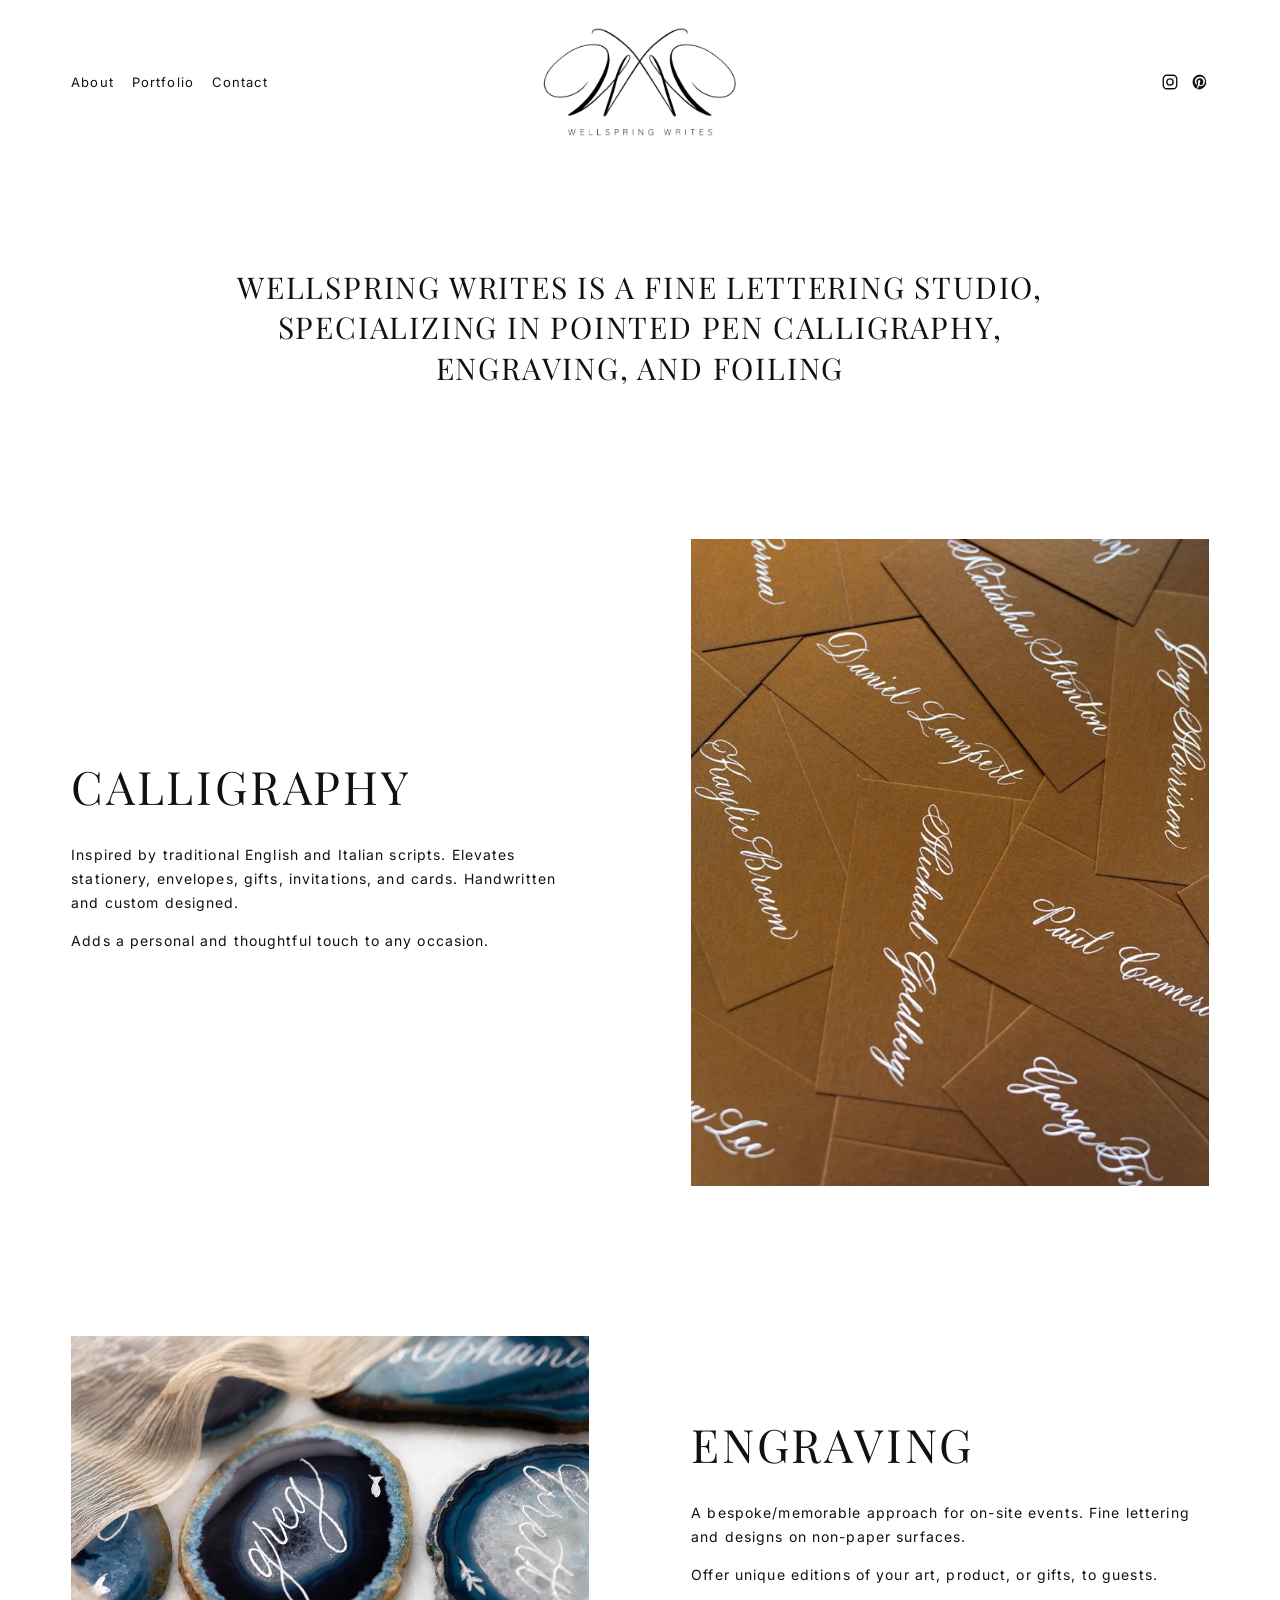
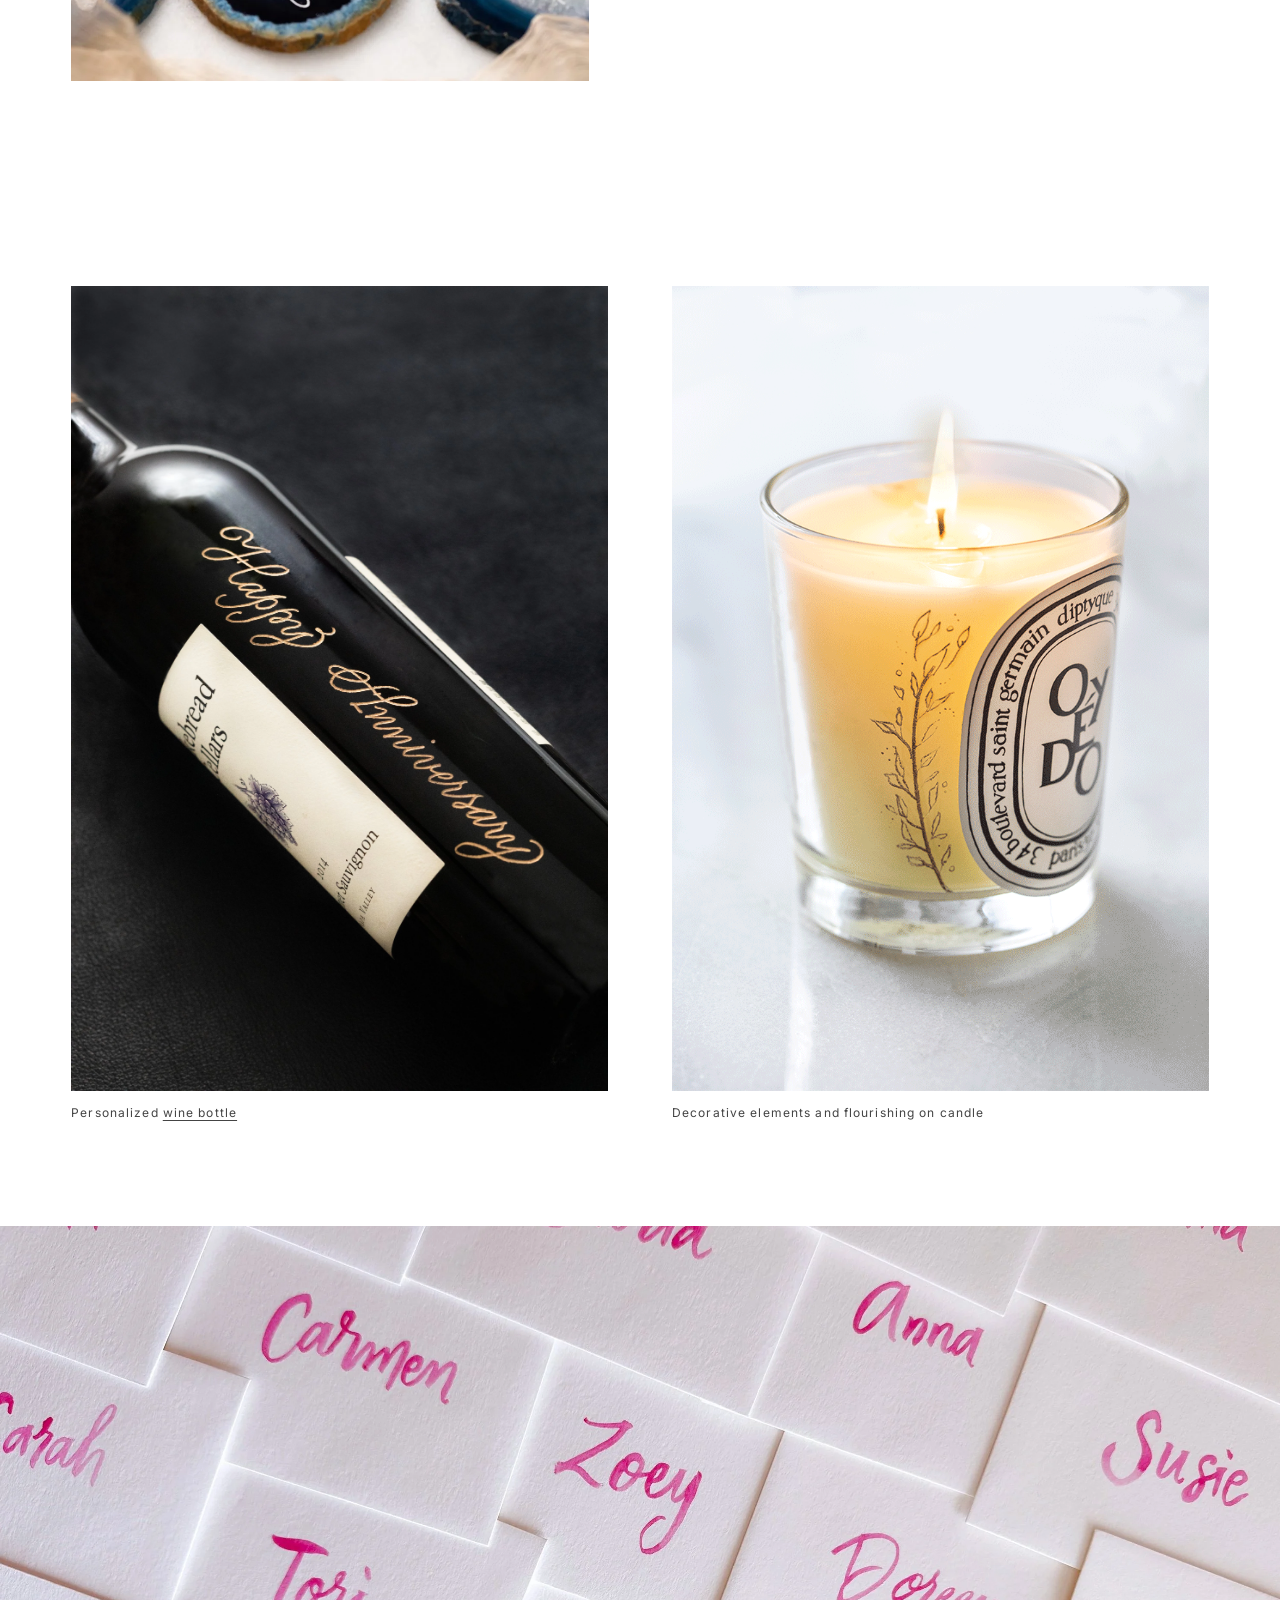
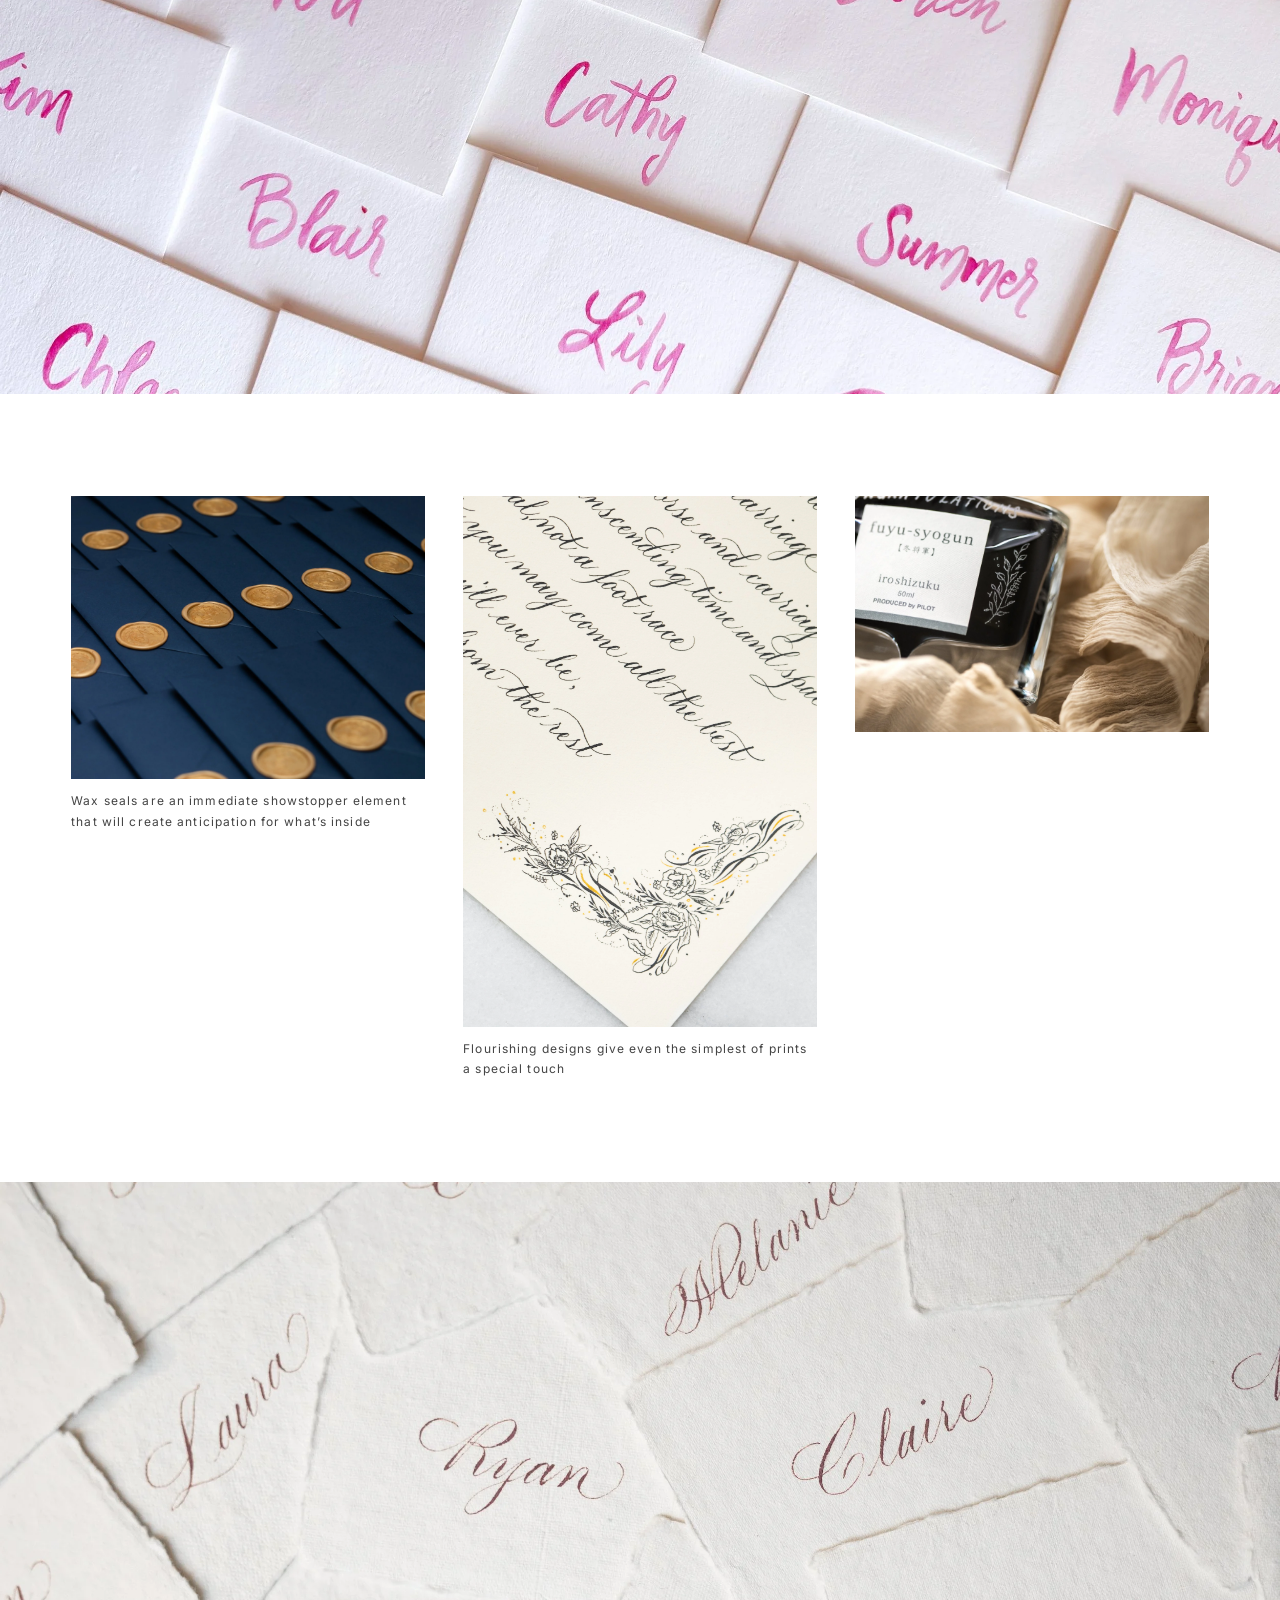
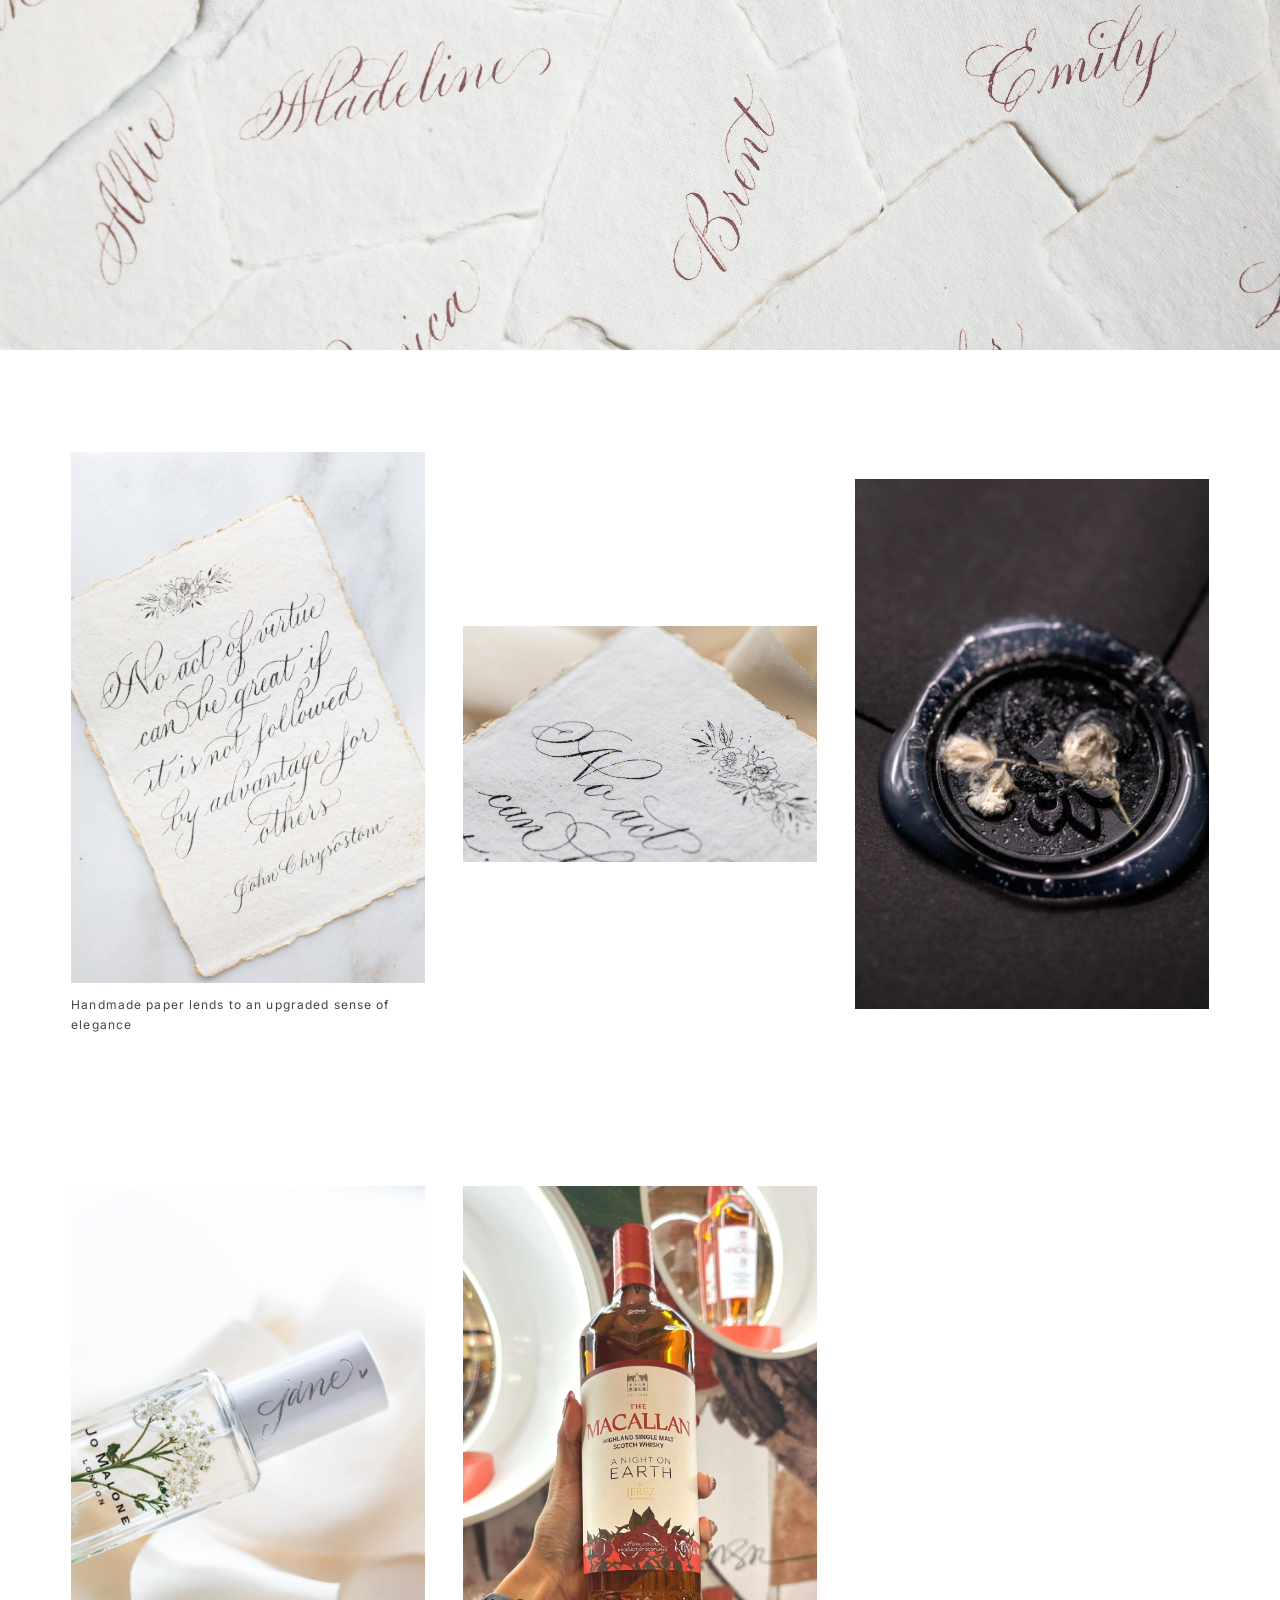
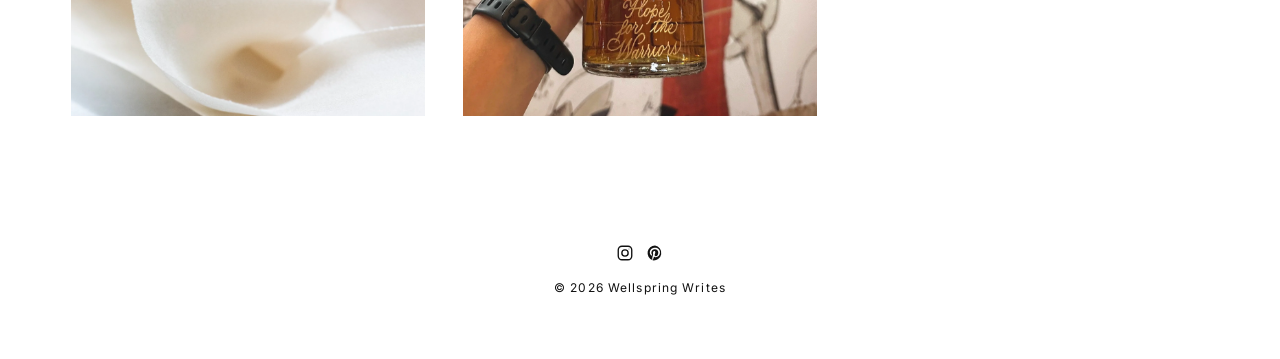
<file: index.html>
<!DOCTYPE html>
<html lang="en">
<head>
  <meta charset="utf-8">
  <meta name="viewport" content="width=device-width, initial-scale=1">
  <title>Wellspring Writes</title>
  <meta name="description" content="Wellspring Writes is a fine lettering studio specializing in pointed pen calligraphy, engraving, and foiling.">
  <meta property="og:title" content="Wellspring Writes">
  <meta property="og:description" content="Wellspring Writes is a fine lettering studio specializing in pointed pen calligraphy, engraving, and foiling.">
  <meta property="og:image" content="assets/brand/wellspring-writes-logo.png">
  <link rel="icon" type="image/png" href="assets/brand/wellspring-writes-logo.png">
  <link rel="preconnect" href="https://fonts.googleapis.com">
  <link rel="preconnect" href="https://fonts.gstatic.com" crossorigin>
  <link href="https://fonts.googleapis.com/css2?family=Inter:wght@300;400;500&family=Playfair+Display:wght@400;500&display=swap" rel="stylesheet">
  <link rel="stylesheet" href="css/styles.css">
</head>
<body>
  <a class="skip-link" href="#main">Skip to content</a>

  <header class="site-header">
    <div class="container header-inner">
      <button class="menu-toggle" type="button" aria-label="Open menu" aria-expanded="false" aria-controls="mobile-menu">
        <span></span><span></span><span></span>
      </button>
      <nav class="main-nav" aria-label="Main">
        <ul>
          <li><a href="about.html">About</a></li>
          <li><a href="portfolio.html">Portfolio</a></li>
          <li><a href="contact.html">Contact</a></li>
        </ul>
      </nav>
      <a class="logo" href="index.html" aria-label="Wellspring Writes — home">
        <img src="assets/brand/wellspring-writes-logo.png" alt="Wellspring Writes" width="2010" height="1170">
      </a>
      <ul class="social">
        <li><a href="https://www.instagram.com/wellspringwrites/" target="_blank" rel="noopener" aria-label="Instagram"><svg class="stroke" viewBox="0 0 24 24" aria-hidden="true"><rect x="3" y="3" width="18" height="18" rx="5"/><circle cx="12" cy="12" r="4.2"/><circle cx="17.3" cy="6.7" r=".6" class="dot"/></svg></a></li>
        <li><a href="https://www.pinterest.com/wellspringwrites/" target="_blank" rel="noopener" aria-label="Pinterest"><svg viewBox="0 0 24 24" aria-hidden="true"><path d="M12 2a10 10 0 0 0-3.6 19.3c-.1-.8-.2-2 0-2.9l1.2-5s-.3-.6-.3-1.5c0-1.4.8-2.5 1.8-2.5.9 0 1.3.7 1.3 1.5 0 .9-.6 2.2-.9 3.4-.2 1 .5 1.9 1.6 1.9 1.9 0 3.3-2 3.3-4.9 0-2.6-1.8-4.4-4.5-4.4-3 0-4.8 2.3-4.8 4.6 0 .9.4 1.9.8 2.4.1.1.1.2.1.3l-.3 1.2c0 .2-.2.2-.4.1-1.3-.6-2.2-2.5-2.2-4.1 0-3.3 2.4-6.4 7-6.4 3.7 0 6.5 2.6 6.5 6.1 0 3.7-2.3 6.6-5.5 6.6-1.1 0-2.1-.6-2.4-1.2l-.7 2.5c-.2.9-.9 2.1-1.3 2.8A10 10 0 1 0 12 2z"/></svg></a></li>
      </ul>
    </div>
  </header>

  <div class="mobile-menu" id="mobile-menu">
    <nav aria-label="Mobile">
      <ul>
          <li><a href="about.html">About</a></li>
          <li><a href="portfolio.html">Portfolio</a></li>
          <li><a href="contact.html">Contact</a></li>
      </ul>
    </nav>
    <ul class="social">
        <li><a href="https://www.instagram.com/wellspringwrites/" target="_blank" rel="noopener" aria-label="Instagram"><svg class="stroke" viewBox="0 0 24 24" aria-hidden="true"><rect x="3" y="3" width="18" height="18" rx="5"/><circle cx="12" cy="12" r="4.2"/><circle cx="17.3" cy="6.7" r=".6" class="dot"/></svg></a></li>
        <li><a href="https://www.pinterest.com/wellspringwrites/" target="_blank" rel="noopener" aria-label="Pinterest"><svg viewBox="0 0 24 24" aria-hidden="true"><path d="M12 2a10 10 0 0 0-3.6 19.3c-.1-.8-.2-2 0-2.9l1.2-5s-.3-.6-.3-1.5c0-1.4.8-2.5 1.8-2.5.9 0 1.3.7 1.3 1.5 0 .9-.6 2.2-.9 3.4-.2 1 .5 1.9 1.6 1.9 1.9 0 3.3-2 3.3-4.9 0-2.6-1.8-4.4-4.5-4.4-3 0-4.8 2.3-4.8 4.6 0 .9.4 1.9.8 2.4.1.1.1.2.1.3l-.3 1.2c0 .2-.2.2-.4.1-1.3-.6-2.2-2.5-2.2-4.1 0-3.3 2.4-6.4 7-6.4 3.7 0 6.5 2.6 6.5 6.1 0 3.7-2.3 6.6-5.5 6.6-1.1 0-2.1-.6-2.4-1.2l-.7 2.5c-.2.9-.9 2.1-1.3 2.8A10 10 0 1 0 12 2z"/></svg></a></li>
      </ul>
  </div>

  <main id="main">

    <section class="section">
      <div class="container">
        <p class="statement" style="font-family:var(--serif);text-transform:uppercase;letter-spacing:.06em;line-height:1.35">Wellspring Writes is a fine lettering studio, specializing in pointed pen calligraphy, engraving, and foiling</p>
      </div>
    </section>

    <section class="section--tight">
      <div class="container split">
        <div class="text">
          <h2>Calligraphy</h2>
          <p>Inspired by traditional English and Italian scripts. Elevates stationery, envelopes, gifts, invitations, and cards. Handwritten and custom designed.</p>
          <p>Adds a personal and thoughtful touch to any occasion.</p>
        </div>
        <div class="media"><img src="assets/home/01-calligraphy-place-cards-kraft-paper.jpg" alt="White ink calligraphy names on kraft paper place cards" width="720" height="900" decoding="async"></div>
      </div>
    </section>

    <section class="section">
      <div class="container split split--reverse">
        <div class="text">
          <h2>Engraving</h2>
          <p>A bespoke/memorable approach for on-site events. Fine lettering and designs on non-paper surfaces.</p>
          <p>Offer unique editions of your art, product, or gifts, to guests.</p>
        </div>
        <div class="media"><img src="assets/home/02-engraving-agate-place-cards.jpg" alt="Names engraved on blue agate slice place cards" width="1008" height="672" loading="lazy" decoding="async"></div>
      </div>
    </section>

    <section class="section">
      <div class="container grid-2">
        <figure>
          <img src="assets/home/03-engraved-wine-bottle-happy-anniversary.jpg" alt="Wine bottle engraved with Happy Anniversary in gold script" width="2500" height="3750" loading="lazy" decoding="async">
          <figcaption>Personalized <a href="https://www.cakebread.com/" target="_blank" rel="noopener">wine bottle</a></figcaption>
        </figure>
        <figure>
          <img src="assets/home/04-candle-engraving-flourish-animated.gif" alt="Candle being engraved with a decorative flourish" width="742" height="1113" loading="lazy" decoding="async">
          <figcaption>Decorative elements and flourishing on candle</figcaption>
        </figure>
      </div>
    </section>

    <section class="full-bleed">
      <img src="assets/home/05-pink-ink-name-cards.jpg" alt="Pink ink calligraphy names on white letterpress cards" width="2500" height="1871" loading="lazy" decoding="async">
    </section>

    <section class="section">
      <div class="container grid-3">
        <figure>
          <img src="assets/home/06-gold-wax-seals-navy-envelopes.jpg" alt="Gold wax seals on navy envelopes" width="2000" height="1600" loading="lazy" decoding="async">
          <figcaption>Wax seals are an immediate showstopper element that will create anticipation for what&rsquo;s inside</figcaption>
        </figure>
        <figure>
          <img src="assets/home/07-flourished-calligraphy-print.jpg" alt="Calligraphy print with floral flourishing" width="2500" height="3750" loading="lazy" decoding="async">
          <figcaption>Flourishing designs give even the simplest of prints a special touch</figcaption>
        </figure>
        <figure>
          <img src="assets/home/08-calligraphy-ink-bottle-silk.jpg" alt="Bottle of calligraphy ink resting on silk" width="2000" height="1333" loading="lazy" decoding="async">
        </figure>
      </div>
    </section>

    <section class="full-bleed">
      <img src="assets/home/09-handmade-paper-place-cards.jpg" alt="Rose-colored calligraphy on handmade paper place cards" width="2500" height="1667" loading="lazy" decoding="async">
    </section>

    <section class="section">
      <div class="container grid-3 align-center">
        <figure>
          <img src="assets/home/10-handmade-paper-quote.jpg" alt="Calligraphy quote on deckle-edged handmade paper" width="1667" height="2500" loading="lazy" decoding="async">
          <figcaption>Handmade paper lends to an upgraded sense of elegance</figcaption>
        </figure>
        <figure>
          <img src="assets/home/11-handmade-paper-vows-floral.jpg" alt="Flourished calligraphy and floral illustration on handmade paper" width="2500" height="1667" loading="lazy" decoding="async">
        </figure>
        <figure>
          <img src="assets/home/12-wax-seal-closeup.jpg" alt="Close-up of a dark wax seal with pressed flowers" width="1667" height="2500" loading="lazy" decoding="async">
        </figure>
      </div>
    </section>

    <section class="section--tight">
      <div class="container grid-3 ratio-portrait">
        <figure><img src="assets/home/13-engraved-perfume-bottle.jpg" alt="Perfume bottle engraved with a name and botanical design" width="1667" height="2500" loading="lazy" decoding="async"></figure>
        <figure><img src="assets/home/14-engraved-macallan-bottle.jpg" alt="Engraved Macallan whisky bottle at a live activation" width="2319" height="3092" loading="lazy" decoding="async"></figure>
        <figure><img src="assets/home/15-addressed-envelope-vintage-stamps.jpg" alt="Calligraphy-addressed envelope with vintage stamps" width="1667" height="2500" loading="lazy" decoding="async"></figure>
      </div>
    </section>

  </main>

  <footer class="site-footer">
    <div class="container">
      <ul class="social">
        <li><a href="https://www.instagram.com/wellspringwrites/" target="_blank" rel="noopener" aria-label="Instagram"><svg class="stroke" viewBox="0 0 24 24" aria-hidden="true"><rect x="3" y="3" width="18" height="18" rx="5"/><circle cx="12" cy="12" r="4.2"/><circle cx="17.3" cy="6.7" r=".6" class="dot"/></svg></a></li>
        <li><a href="https://www.pinterest.com/wellspringwrites/" target="_blank" rel="noopener" aria-label="Pinterest"><svg viewBox="0 0 24 24" aria-hidden="true"><path d="M12 2a10 10 0 0 0-3.6 19.3c-.1-.8-.2-2 0-2.9l1.2-5s-.3-.6-.3-1.5c0-1.4.8-2.5 1.8-2.5.9 0 1.3.7 1.3 1.5 0 .9-.6 2.2-.9 3.4-.2 1 .5 1.9 1.6 1.9 1.9 0 3.3-2 3.3-4.9 0-2.6-1.8-4.4-4.5-4.4-3 0-4.8 2.3-4.8 4.6 0 .9.4 1.9.8 2.4.1.1.1.2.1.3l-.3 1.2c0 .2-.2.2-.4.1-1.3-.6-2.2-2.5-2.2-4.1 0-3.3 2.4-6.4 7-6.4 3.7 0 6.5 2.6 6.5 6.1 0 3.7-2.3 6.6-5.5 6.6-1.1 0-2.1-.6-2.4-1.2l-.7 2.5c-.2.9-.9 2.1-1.3 2.8A10 10 0 1 0 12 2z"/></svg></a></li>
      </ul>
      <p>&copy; <span data-year>2026</span> Wellspring Writes</p>
    </div>
  </footer>

  <script src="js/main.js"></script>
</body>
</html>
</file>
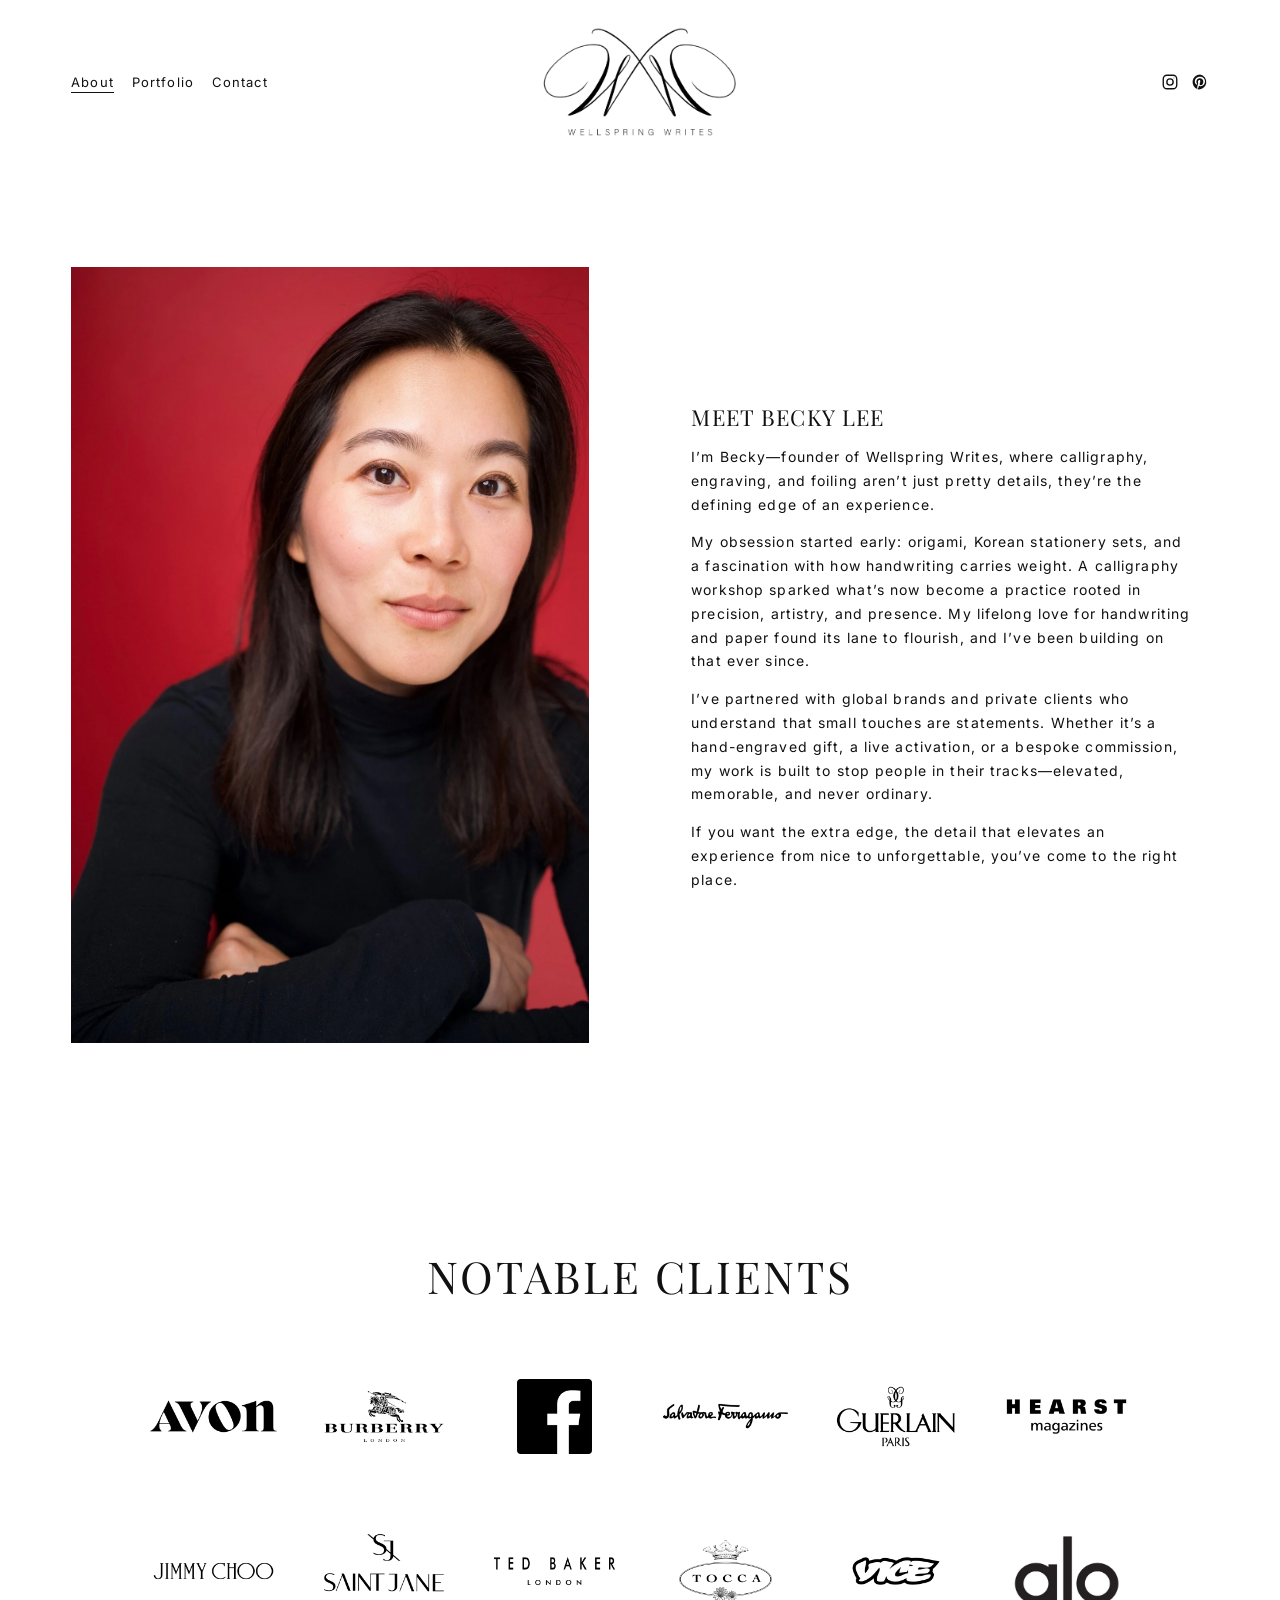
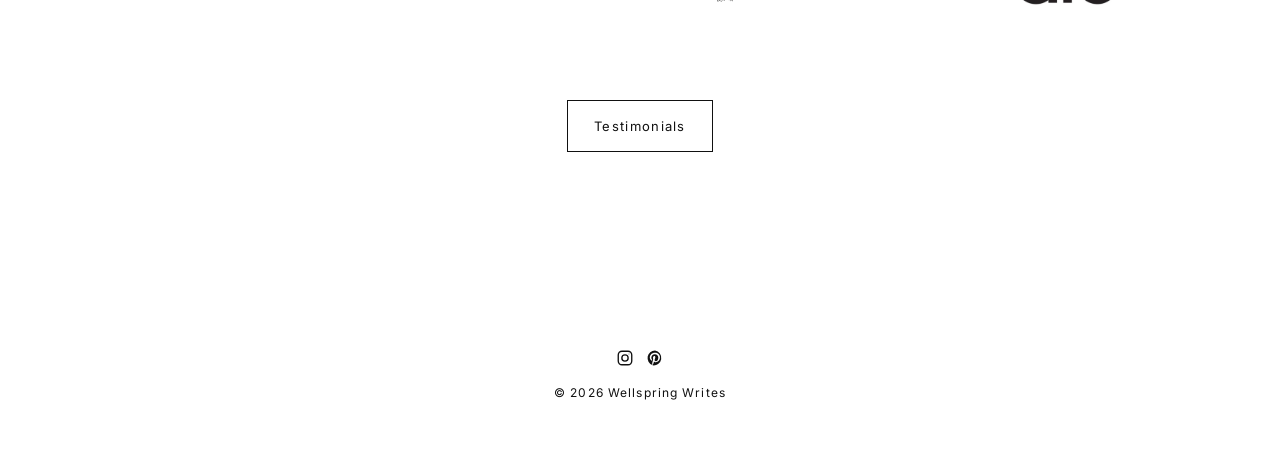
<file: about.html>
<!DOCTYPE html>
<html lang="en">
<head>
  <meta charset="utf-8">
  <meta name="viewport" content="width=device-width, initial-scale=1">
  <title>About — Wellspring Writes</title>
  <meta name="description" content="Meet Becky Lee, founder of Wellspring Writes: calligraphy, engraving, and foiling for global brands and private clients.">
  <meta property="og:title" content="About — Wellspring Writes">
  <meta property="og:description" content="Meet Becky Lee, founder of Wellspring Writes: calligraphy, engraving, and foiling for global brands and private clients.">
  <meta property="og:image" content="assets/brand/wellspring-writes-logo.png">
  <link rel="icon" type="image/png" href="assets/brand/wellspring-writes-logo.png">
  <link rel="preconnect" href="https://fonts.googleapis.com">
  <link rel="preconnect" href="https://fonts.gstatic.com" crossorigin>
  <link href="https://fonts.googleapis.com/css2?family=Inter:wght@300;400;500&family=Playfair+Display:wght@400;500&display=swap" rel="stylesheet">
  <link rel="stylesheet" href="css/styles.css">
</head>
<body>
  <a class="skip-link" href="#main">Skip to content</a>

  <header class="site-header">
    <div class="container header-inner">
      <button class="menu-toggle" type="button" aria-label="Open menu" aria-expanded="false" aria-controls="mobile-menu">
        <span></span><span></span><span></span>
      </button>
      <nav class="main-nav" aria-label="Main">
        <ul>
          <li><a href="about.html" aria-current="page">About</a></li>
          <li><a href="portfolio.html">Portfolio</a></li>
          <li><a href="contact.html">Contact</a></li>
        </ul>
      </nav>
      <a class="logo" href="index.html" aria-label="Wellspring Writes — home">
        <img src="assets/brand/wellspring-writes-logo.png" alt="Wellspring Writes" width="2010" height="1170">
      </a>
      <ul class="social">
        <li><a href="https://www.instagram.com/wellspringwrites/" target="_blank" rel="noopener" aria-label="Instagram"><svg class="stroke" viewBox="0 0 24 24" aria-hidden="true"><rect x="3" y="3" width="18" height="18" rx="5"/><circle cx="12" cy="12" r="4.2"/><circle cx="17.3" cy="6.7" r=".6" class="dot"/></svg></a></li>
        <li><a href="https://www.pinterest.com/wellspringwrites/" target="_blank" rel="noopener" aria-label="Pinterest"><svg viewBox="0 0 24 24" aria-hidden="true"><path d="M12 2a10 10 0 0 0-3.6 19.3c-.1-.8-.2-2 0-2.9l1.2-5s-.3-.6-.3-1.5c0-1.4.8-2.5 1.8-2.5.9 0 1.3.7 1.3 1.5 0 .9-.6 2.2-.9 3.4-.2 1 .5 1.9 1.6 1.9 1.9 0 3.3-2 3.3-4.9 0-2.6-1.8-4.4-4.5-4.4-3 0-4.8 2.3-4.8 4.6 0 .9.4 1.9.8 2.4.1.1.1.2.1.3l-.3 1.2c0 .2-.2.2-.4.1-1.3-.6-2.2-2.5-2.2-4.1 0-3.3 2.4-6.4 7-6.4 3.7 0 6.5 2.6 6.5 6.1 0 3.7-2.3 6.6-5.5 6.6-1.1 0-2.1-.6-2.4-1.2l-.7 2.5c-.2.9-.9 2.1-1.3 2.8A10 10 0 1 0 12 2z"/></svg></a></li>
      </ul>
    </div>
  </header>

  <div class="mobile-menu" id="mobile-menu">
    <nav aria-label="Mobile">
      <ul>
          <li><a href="about.html" aria-current="page">About</a></li>
          <li><a href="portfolio.html">Portfolio</a></li>
          <li><a href="contact.html">Contact</a></li>
      </ul>
    </nav>
    <ul class="social">
        <li><a href="https://www.instagram.com/wellspringwrites/" target="_blank" rel="noopener" aria-label="Instagram"><svg class="stroke" viewBox="0 0 24 24" aria-hidden="true"><rect x="3" y="3" width="18" height="18" rx="5"/><circle cx="12" cy="12" r="4.2"/><circle cx="17.3" cy="6.7" r=".6" class="dot"/></svg></a></li>
        <li><a href="https://www.pinterest.com/wellspringwrites/" target="_blank" rel="noopener" aria-label="Pinterest"><svg viewBox="0 0 24 24" aria-hidden="true"><path d="M12 2a10 10 0 0 0-3.6 19.3c-.1-.8-.2-2 0-2.9l1.2-5s-.3-.6-.3-1.5c0-1.4.8-2.5 1.8-2.5.9 0 1.3.7 1.3 1.5 0 .9-.6 2.2-.9 3.4-.2 1 .5 1.9 1.6 1.9 1.9 0 3.3-2 3.3-4.9 0-2.6-1.8-4.4-4.5-4.4-3 0-4.8 2.3-4.8 4.6 0 .9.4 1.9.8 2.4.1.1.1.2.1.3l-.3 1.2c0 .2-.2.2-.4.1-1.3-.6-2.2-2.5-2.2-4.1 0-3.3 2.4-6.4 7-6.4 3.7 0 6.5 2.6 6.5 6.1 0 3.7-2.3 6.6-5.5 6.6-1.1 0-2.1-.6-2.4-1.2l-.7 2.5c-.2.9-.9 2.1-1.3 2.8A10 10 0 1 0 12 2z"/></svg></a></li>
      </ul>
  </div>

  <main id="main">

    <section class="section">
      <div class="container split about-split">
        <div class="media"><img src="assets/about/becky-lee-portrait.jpg" alt="Portrait of Becky Lee, founder of Wellspring Writes" width="1284" height="1904" decoding="async"></div>
        <div class="text">
          <h1>Meet Becky Lee</h1>
          <p>I&rsquo;m Becky&mdash;founder of Wellspring Writes, where calligraphy, engraving, and foiling aren&rsquo;t just pretty details, they&rsquo;re the defining edge of an experience.</p>
          <p>My obsession started early: origami, Korean stationery sets, and a fascination with how handwriting carries weight. A calligraphy workshop sparked what&rsquo;s now become a practice rooted in precision, artistry, and presence. My lifelong love for handwriting and paper found its lane to flourish, and I&rsquo;ve been building on that ever since.</p>
          <p>I&rsquo;ve partnered with global brands and private clients who understand that small touches are statements. Whether it&rsquo;s a hand-engraved gift, a live activation, or a bespoke commission, my work is built to stop people in their tracks&mdash;elevated, memorable, and never ordinary.</p>
          <p>If you want the extra edge, the detail that elevates an experience from nice to unforgettable, you&rsquo;ve come to the right place.</p>
        </div>
      </div>
    </section>

    <section class="section">
      <div class="container">
        <h2 class="clients-title">Notable Clients</h2>
        <ul class="client-logos">
          <li><img src="assets/client-logos/avon.png" alt="Avon" width="2000" height="2000" loading="lazy" decoding="async"></li>
          <li><img src="assets/client-logos/burberry.png" alt="Burberry" width="2000" height="2000" loading="lazy" decoding="async"></li>
          <li><img src="assets/client-logos/facebook.png" alt="Facebook" width="2000" height="2000" loading="lazy" decoding="async"></li>
          <li><img src="assets/client-logos/ferragamo.png" alt="Salvatore Ferragamo" width="2000" height="2000" loading="lazy" decoding="async"></li>
          <li><img src="assets/client-logos/guerlain.png" alt="Guerlain" width="2000" height="2000" loading="lazy" decoding="async"></li>
          <li><img src="assets/client-logos/hearst.png" alt="Hearst Magazines" width="2000" height="2000" loading="lazy" decoding="async"></li>
          <li><img src="assets/client-logos/jimmy-choo.png" alt="Jimmy Choo" width="2000" height="2000" loading="lazy" decoding="async"></li>
          <li><img src="assets/client-logos/saint-jane.png" alt="Saint Jane" width="2000" height="2000" loading="lazy" decoding="async"></li>
          <li><img src="assets/client-logos/ted-baker.png" alt="Ted Baker" width="2000" height="2000" loading="lazy" decoding="async"></li>
          <li><img src="assets/client-logos/tocca.png" alt="Tocca" width="2000" height="2000" loading="lazy" decoding="async"></li>
          <li><img src="assets/client-logos/vice.png" alt="Vice" width="2000" height="2000" loading="lazy" decoding="async"></li>
          <li><img src="assets/client-logos/alo.jpg" alt="Alo" width="792" height="499" loading="lazy" decoding="async"></li>
        </ul>
        <p class="center" style="margin-top:56px">
          <!-- TODO: Testimonials page not rebuilt yet; links to the live page for now -->
          <a class="btn" href="https://www.wellspringwrites.com/testimonials" target="_blank" rel="noopener">Testimonials</a>
        </p>
      </div>
    </section>

  </main>

  <footer class="site-footer">
    <div class="container">
      <ul class="social">
        <li><a href="https://www.instagram.com/wellspringwrites/" target="_blank" rel="noopener" aria-label="Instagram"><svg class="stroke" viewBox="0 0 24 24" aria-hidden="true"><rect x="3" y="3" width="18" height="18" rx="5"/><circle cx="12" cy="12" r="4.2"/><circle cx="17.3" cy="6.7" r=".6" class="dot"/></svg></a></li>
        <li><a href="https://www.pinterest.com/wellspringwrites/" target="_blank" rel="noopener" aria-label="Pinterest"><svg viewBox="0 0 24 24" aria-hidden="true"><path d="M12 2a10 10 0 0 0-3.6 19.3c-.1-.8-.2-2 0-2.9l1.2-5s-.3-.6-.3-1.5c0-1.4.8-2.5 1.8-2.5.9 0 1.3.7 1.3 1.5 0 .9-.6 2.2-.9 3.4-.2 1 .5 1.9 1.6 1.9 1.9 0 3.3-2 3.3-4.9 0-2.6-1.8-4.4-4.5-4.4-3 0-4.8 2.3-4.8 4.6 0 .9.4 1.9.8 2.4.1.1.1.2.1.3l-.3 1.2c0 .2-.2.2-.4.1-1.3-.6-2.2-2.5-2.2-4.1 0-3.3 2.4-6.4 7-6.4 3.7 0 6.5 2.6 6.5 6.1 0 3.7-2.3 6.6-5.5 6.6-1.1 0-2.1-.6-2.4-1.2l-.7 2.5c-.2.9-.9 2.1-1.3 2.8A10 10 0 1 0 12 2z"/></svg></a></li>
      </ul>
      <p>&copy; <span data-year>2026</span> Wellspring Writes</p>
    </div>
  </footer>

  <script src="js/main.js"></script>
</body>
</html>
</file>
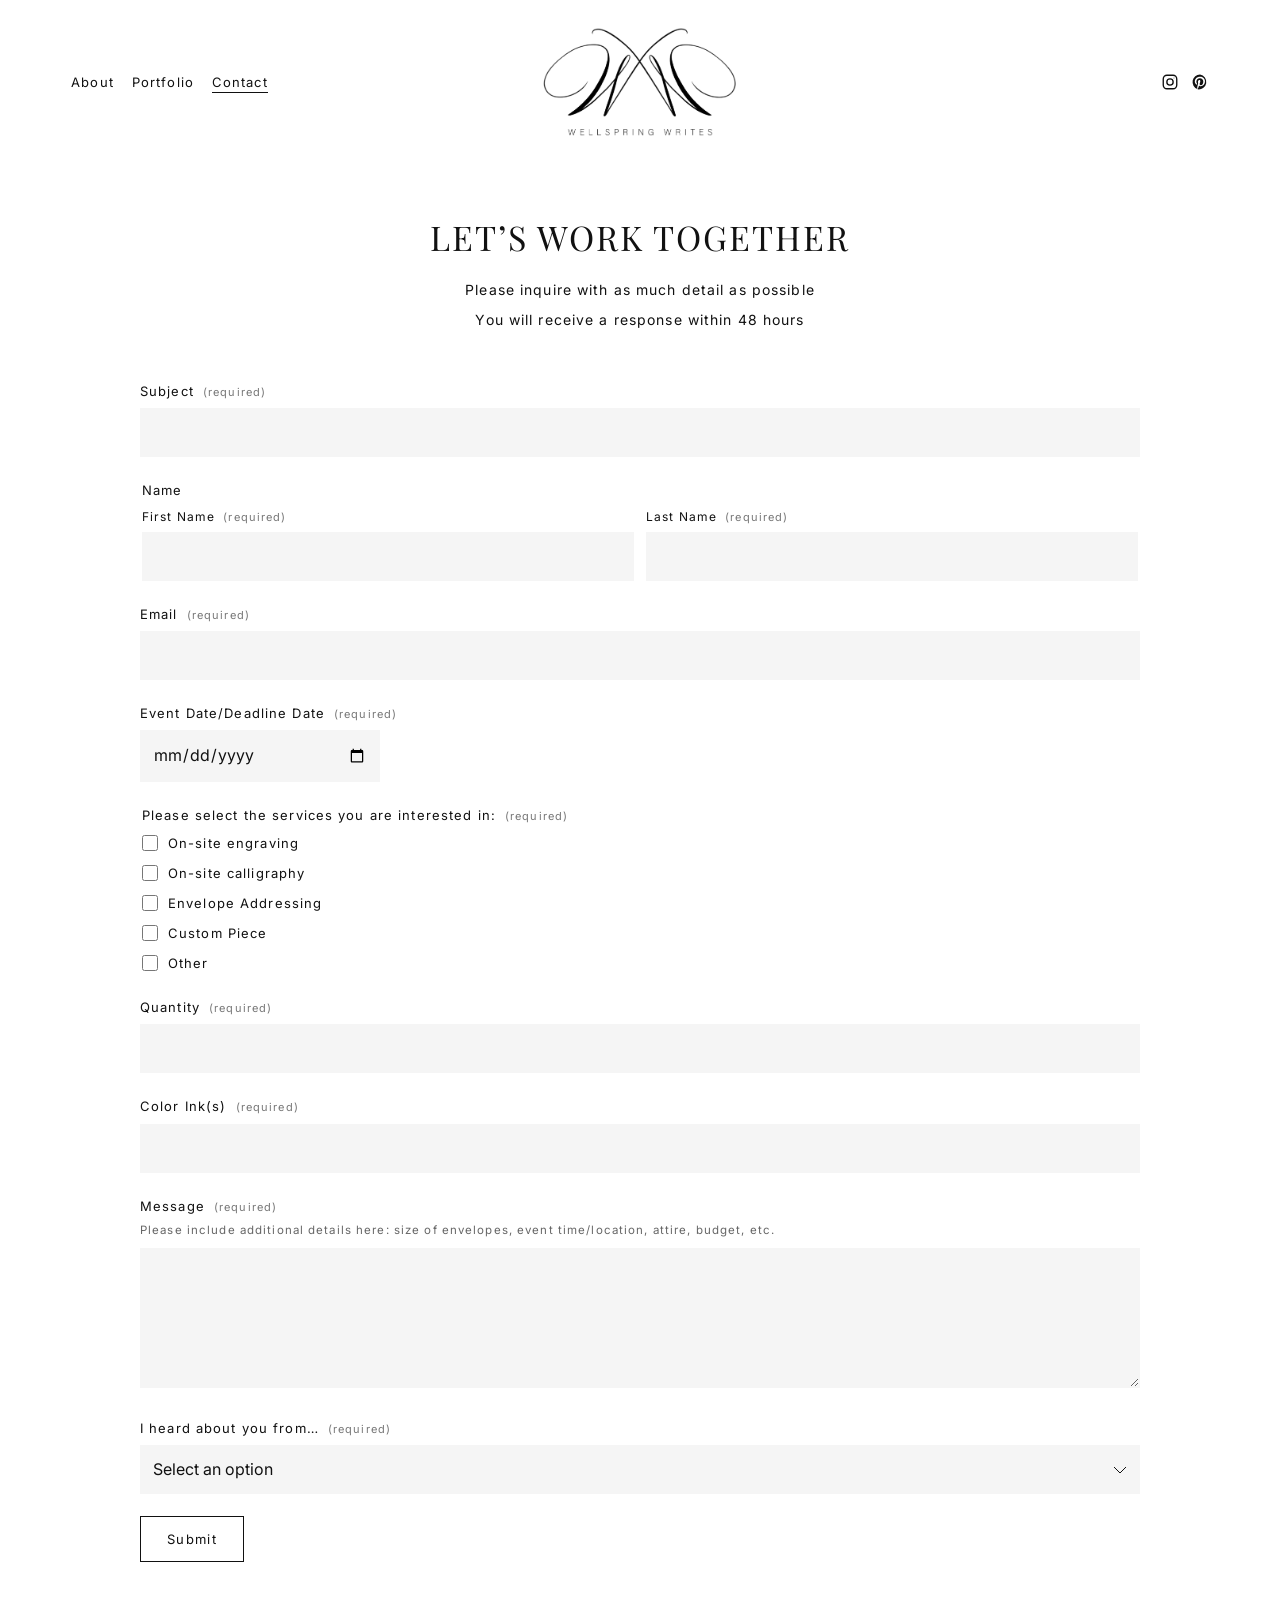
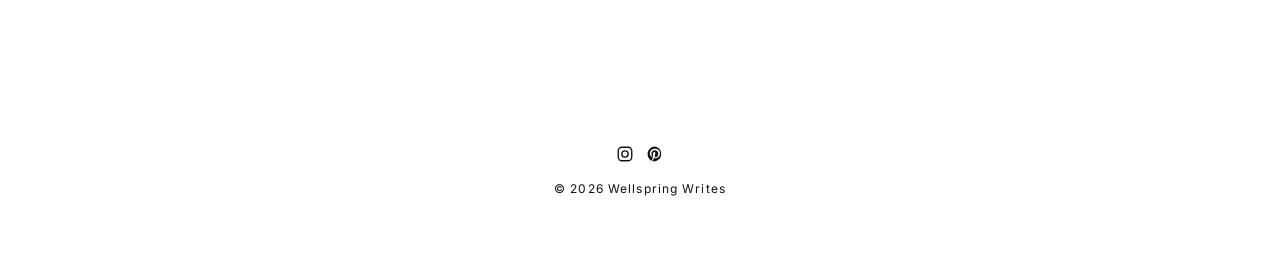
<file: contact.html>
<!DOCTYPE html>
<html lang="en">
<head>
  <meta charset="utf-8">
  <meta name="viewport" content="width=device-width, initial-scale=1">
  <title>Contact — Wellspring Writes</title>
  <meta name="description" content="Contact Wellspring Writes: inquire about calligraphy, engraving, and foiling for your event or project.">
  <meta property="og:title" content="Contact — Wellspring Writes">
  <meta property="og:description" content="Contact Wellspring Writes: inquire about calligraphy, engraving, and foiling for your event or project.">
  <meta property="og:image" content="assets/brand/wellspring-writes-logo.png">
  <link rel="icon" type="image/png" href="assets/brand/wellspring-writes-logo.png">
  <link rel="preconnect" href="https://fonts.googleapis.com">
  <link rel="preconnect" href="https://fonts.gstatic.com" crossorigin>
  <link href="https://fonts.googleapis.com/css2?family=Inter:wght@300;400;500&family=Playfair+Display:wght@400;500&display=swap" rel="stylesheet">
  <link rel="stylesheet" href="css/styles.css">
</head>
<body>
  <a class="skip-link" href="#main">Skip to content</a>

  <header class="site-header">
    <div class="container header-inner">
      <button class="menu-toggle" type="button" aria-label="Open menu" aria-expanded="false" aria-controls="mobile-menu">
        <span></span><span></span><span></span>
      </button>
      <nav class="main-nav" aria-label="Main">
        <ul>
          <li><a href="about.html">About</a></li>
          <li><a href="portfolio.html">Portfolio</a></li>
          <li><a href="contact.html" aria-current="page">Contact</a></li>
        </ul>
      </nav>
      <a class="logo" href="index.html" aria-label="Wellspring Writes — home">
        <img src="assets/brand/wellspring-writes-logo.png" alt="Wellspring Writes" width="2010" height="1170">
      </a>
      <ul class="social">
        <li><a href="https://www.instagram.com/wellspringwrites/" target="_blank" rel="noopener" aria-label="Instagram"><svg class="stroke" viewBox="0 0 24 24" aria-hidden="true"><rect x="3" y="3" width="18" height="18" rx="5"/><circle cx="12" cy="12" r="4.2"/><circle cx="17.3" cy="6.7" r=".6" class="dot"/></svg></a></li>
        <li><a href="https://www.pinterest.com/wellspringwrites/" target="_blank" rel="noopener" aria-label="Pinterest"><svg viewBox="0 0 24 24" aria-hidden="true"><path d="M12 2a10 10 0 0 0-3.6 19.3c-.1-.8-.2-2 0-2.9l1.2-5s-.3-.6-.3-1.5c0-1.4.8-2.5 1.8-2.5.9 0 1.3.7 1.3 1.5 0 .9-.6 2.2-.9 3.4-.2 1 .5 1.9 1.6 1.9 1.9 0 3.3-2 3.3-4.9 0-2.6-1.8-4.4-4.5-4.4-3 0-4.8 2.3-4.8 4.6 0 .9.4 1.9.8 2.4.1.1.1.2.1.3l-.3 1.2c0 .2-.2.2-.4.1-1.3-.6-2.2-2.5-2.2-4.1 0-3.3 2.4-6.4 7-6.4 3.7 0 6.5 2.6 6.5 6.1 0 3.7-2.3 6.6-5.5 6.6-1.1 0-2.1-.6-2.4-1.2l-.7 2.5c-.2.9-.9 2.1-1.3 2.8A10 10 0 1 0 12 2z"/></svg></a></li>
      </ul>
    </div>
  </header>

  <div class="mobile-menu" id="mobile-menu">
    <nav aria-label="Mobile">
      <ul>
          <li><a href="about.html">About</a></li>
          <li><a href="portfolio.html">Portfolio</a></li>
          <li><a href="contact.html" aria-current="page">Contact</a></li>
      </ul>
    </nav>
    <ul class="social">
        <li><a href="https://www.instagram.com/wellspringwrites/" target="_blank" rel="noopener" aria-label="Instagram"><svg class="stroke" viewBox="0 0 24 24" aria-hidden="true"><rect x="3" y="3" width="18" height="18" rx="5"/><circle cx="12" cy="12" r="4.2"/><circle cx="17.3" cy="6.7" r=".6" class="dot"/></svg></a></li>
        <li><a href="https://www.pinterest.com/wellspringwrites/" target="_blank" rel="noopener" aria-label="Pinterest"><svg viewBox="0 0 24 24" aria-hidden="true"><path d="M12 2a10 10 0 0 0-3.6 19.3c-.1-.8-.2-2 0-2.9l1.2-5s-.3-.6-.3-1.5c0-1.4.8-2.5 1.8-2.5.9 0 1.3.7 1.3 1.5 0 .9-.6 2.2-.9 3.4-.2 1 .5 1.9 1.6 1.9 1.9 0 3.3-2 3.3-4.9 0-2.6-1.8-4.4-4.5-4.4-3 0-4.8 2.3-4.8 4.6 0 .9.4 1.9.8 2.4.1.1.1.2.1.3l-.3 1.2c0 .2-.2.2-.4.1-1.3-.6-2.2-2.5-2.2-4.1 0-3.3 2.4-6.4 7-6.4 3.7 0 6.5 2.6 6.5 6.1 0 3.7-2.3 6.6-5.5 6.6-1.1 0-2.1-.6-2.4-1.2l-.7 2.5c-.2.9-.9 2.1-1.3 2.8A10 10 0 1 0 12 2z"/></svg></a></li>
      </ul>
  </div>

  <main id="main">

    <section class="section" style="padding-top:clamp(24px,4vw,64px)">
      <div class="container">
        <div class="contact-intro">
          <h1>Let&rsquo;s Work Together</h1>
          <p>Please inquire with as much detail as possible</p>
          <p>You will receive a response within 48 hours</p>
        </div>

        <!-- VISUAL ONLY: not connected to any form service yet. See js/main.js -->
        <!-- Submissions go to a Google Sheet through apps-script/Code.gs.
             Replace PASTE_WEB_APP_URL with the script's /exec URL after deploying it. -->
        <form class="form" id="inquiry-form" data-endpoint="PASTE_WEB_APP_URL">
          <input type="hidden" name="form_id" value="multipage">
          <p class="hp" aria-hidden="true"><label>Leave blank <input name="company-url" tabindex="-1" autocomplete="off"></label></p>
          <div class="field">
            <label for="subject">Subject <span class="req">(required)</span></label>
            <input type="text" id="subject" name="subject" required>
          </div>

          <fieldset class="field">
            <legend>Name</legend>
            <div class="name-row">
              <div>
                <label for="first-name">First Name <span class="req">(required)</span></label>
                <input type="text" id="first-name" name="first_name" autocomplete="given-name" required>
              </div>
              <div>
                <label for="last-name">Last Name <span class="req">(required)</span></label>
                <input type="text" id="last-name" name="last_name" autocomplete="family-name" required>
              </div>
            </div>
          </fieldset>

          <div class="field">
            <label for="email">Email <span class="req">(required)</span></label>
            <input type="email" id="email" name="email" autocomplete="email" required>
          </div>

          <div class="field">
            <label for="event-date">Event Date/Deadline Date <span class="req">(required)</span></label>
            <input type="date" id="event-date" name="event_date" required>
          </div>

          <fieldset class="field">
            <legend>Please select the services you are interested in: <span class="req">(required)</span></legend>
            <div class="checks">
              <label><input type="checkbox" name="services" value="On-site engraving"> On-site engraving</label>
              <label><input type="checkbox" name="services" value="On-site calligraphy"> On-site calligraphy</label>
              <label><input type="checkbox" name="services" value="Envelope Addressing"> Envelope Addressing</label>
              <label><input type="checkbox" name="services" value="Custom Piece"> Custom Piece</label>
              <label><input type="checkbox" name="services" value="Other"> Other</label>
            </div>
          </fieldset>

          <div class="field">
            <label for="quantity">Quantity <span class="req">(required)</span></label>
            <input type="text" id="quantity" name="quantity" inputmode="numeric" required>
          </div>

          <div class="field">
            <label for="ink">Color Ink(s) <span class="req">(required)</span></label>
            <input type="text" id="ink" name="ink_colors" required>
          </div>

          <div class="field">
            <label for="message">Message <span class="req">(required)</span></label>
            <p class="hint" id="message-hint">Please include additional details here: size of envelopes, event time/location, attire, budget, etc.</p>
            <textarea id="message" name="message" aria-describedby="message-hint" required></textarea>
          </div>

          <div class="field">
            <label for="heard">I heard about you from&hellip; <span class="req">(required)</span></label>
            <select id="heard" name="heard_from" required>
              <option value="" selected disabled>Select an option</option>
              <option>Friend</option>
              <option>Facebook</option>
              <option>Family Member</option>
              <option>Instagram</option>
              <option>Other</option>
            </select>
          </div>

          <button class="btn" type="submit">Submit</button>
          <p class="form-note" id="form-note" role="status" hidden></p>
        </form>
      </div>
    </section>

  </main>

  <footer class="site-footer">
    <div class="container">
      <ul class="social">
        <li><a href="https://www.instagram.com/wellspringwrites/" target="_blank" rel="noopener" aria-label="Instagram"><svg class="stroke" viewBox="0 0 24 24" aria-hidden="true"><rect x="3" y="3" width="18" height="18" rx="5"/><circle cx="12" cy="12" r="4.2"/><circle cx="17.3" cy="6.7" r=".6" class="dot"/></svg></a></li>
        <li><a href="https://www.pinterest.com/wellspringwrites/" target="_blank" rel="noopener" aria-label="Pinterest"><svg viewBox="0 0 24 24" aria-hidden="true"><path d="M12 2a10 10 0 0 0-3.6 19.3c-.1-.8-.2-2 0-2.9l1.2-5s-.3-.6-.3-1.5c0-1.4.8-2.5 1.8-2.5.9 0 1.3.7 1.3 1.5 0 .9-.6 2.2-.9 3.4-.2 1 .5 1.9 1.6 1.9 1.9 0 3.3-2 3.3-4.9 0-2.6-1.8-4.4-4.5-4.4-3 0-4.8 2.3-4.8 4.6 0 .9.4 1.9.8 2.4.1.1.1.2.1.3l-.3 1.2c0 .2-.2.2-.4.1-1.3-.6-2.2-2.5-2.2-4.1 0-3.3 2.4-6.4 7-6.4 3.7 0 6.5 2.6 6.5 6.1 0 3.7-2.3 6.6-5.5 6.6-1.1 0-2.1-.6-2.4-1.2l-.7 2.5c-.2.9-.9 2.1-1.3 2.8A10 10 0 1 0 12 2z"/></svg></a></li>
      </ul>
      <p>&copy; <span data-year>2026</span> Wellspring Writes</p>
    </div>
  </footer>

  <script src="js/main.js"></script>
</body>
</html>
</file>
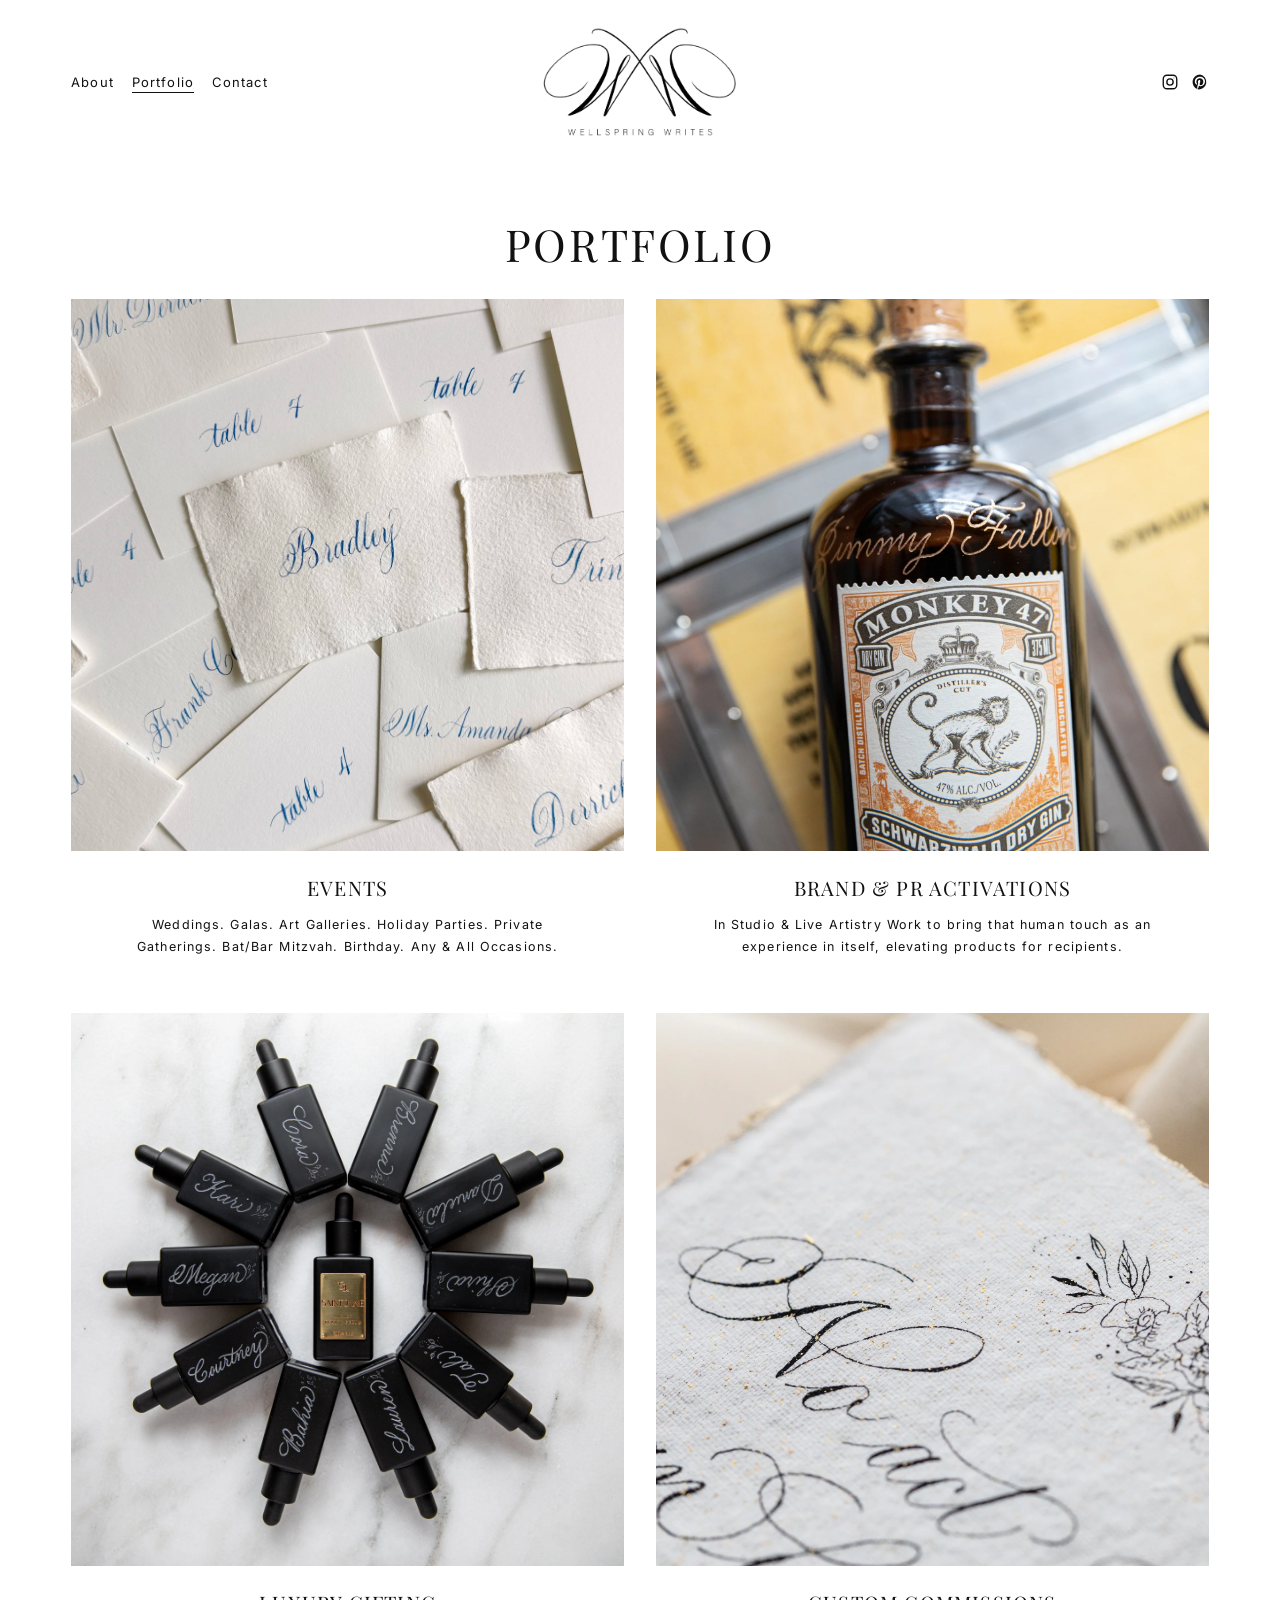
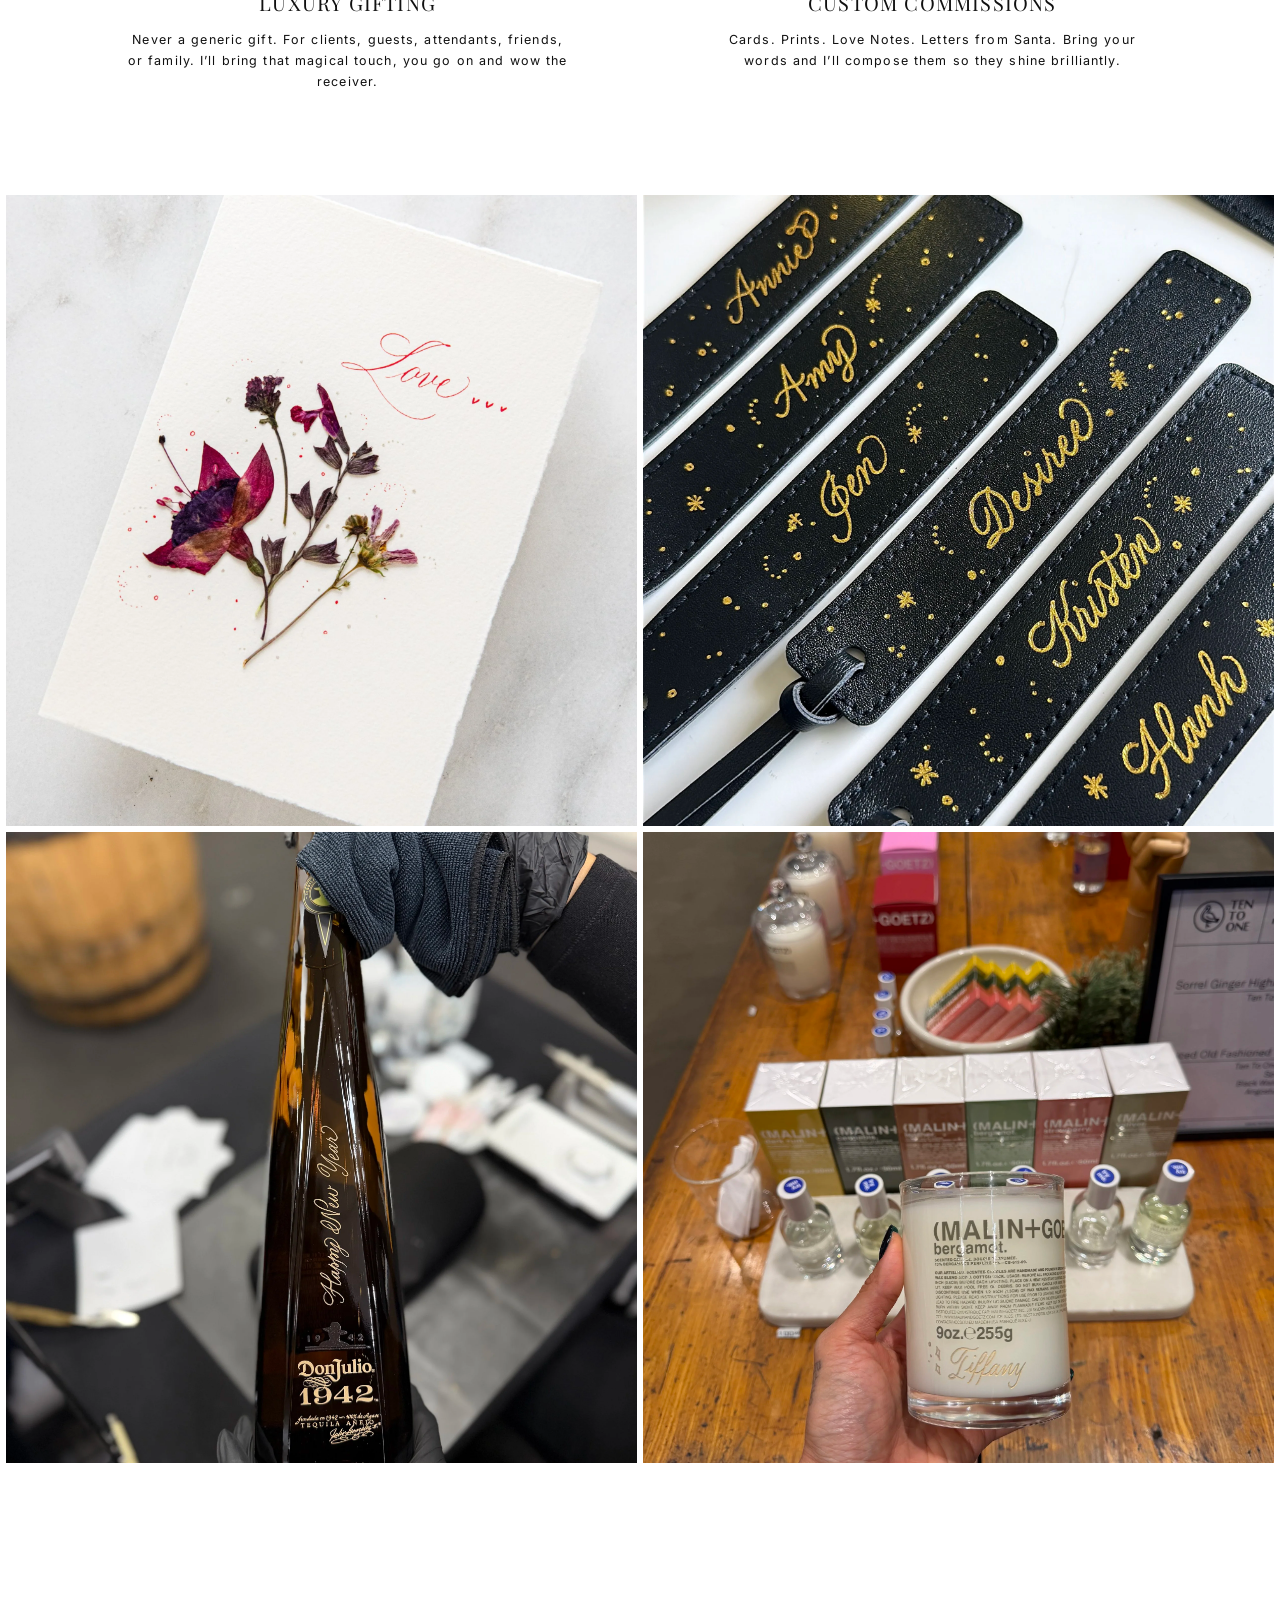
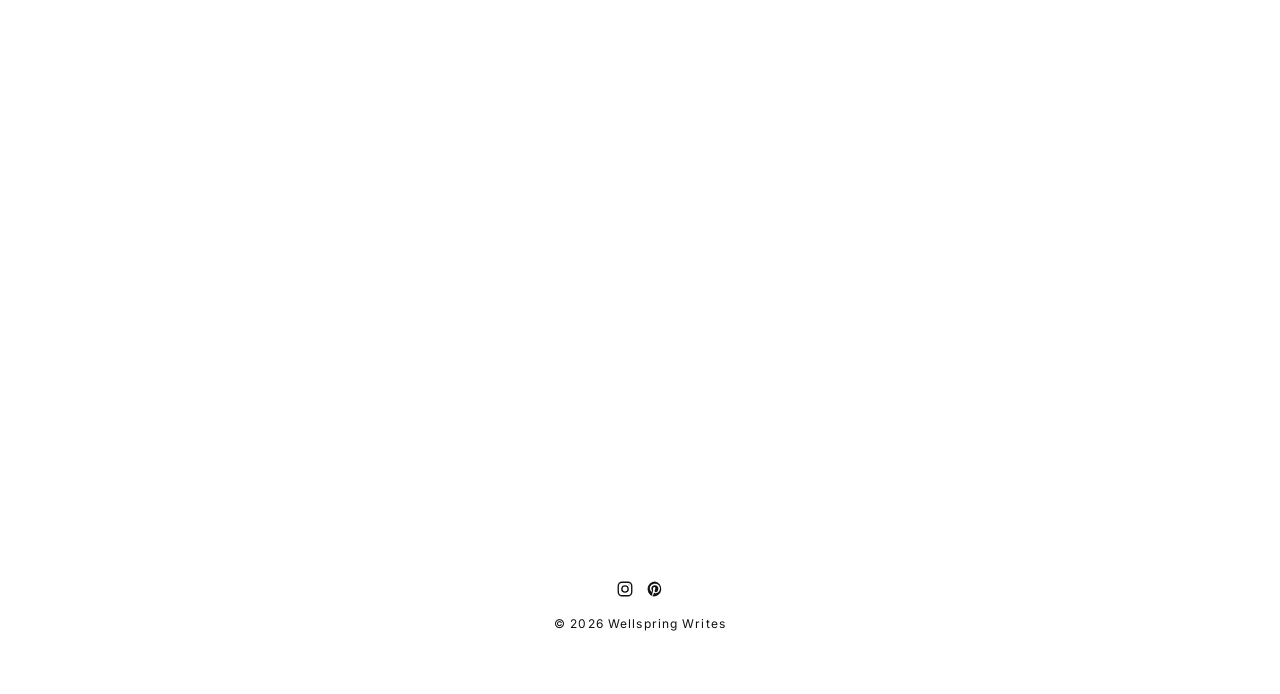
<file: portfolio.html>
<!DOCTYPE html>
<html lang="en">
<head>
  <meta charset="utf-8">
  <meta name="viewport" content="width=device-width, initial-scale=1">
  <title>Portfolio — Wellspring Writes</title>
  <meta name="description" content="Calligraphy, engraving, and foiling for events, brand activations, luxury gifting, and custom commissions.">
  <meta property="og:title" content="Portfolio — Wellspring Writes">
  <meta property="og:description" content="Calligraphy, engraving, and foiling for events, brand activations, luxury gifting, and custom commissions.">
  <meta property="og:image" content="assets/brand/wellspring-writes-logo.png">
  <link rel="icon" type="image/png" href="assets/brand/wellspring-writes-logo.png">
  <link rel="preconnect" href="https://fonts.googleapis.com">
  <link rel="preconnect" href="https://fonts.gstatic.com" crossorigin>
  <link href="https://fonts.googleapis.com/css2?family=Inter:wght@300;400;500&family=Playfair+Display:wght@400;500&display=swap" rel="stylesheet">
  <link rel="stylesheet" href="css/styles.css">
</head>
<body>
  <a class="skip-link" href="#main">Skip to content</a>

  <header class="site-header">
    <div class="container header-inner">
      <button class="menu-toggle" type="button" aria-label="Open menu" aria-expanded="false" aria-controls="mobile-menu">
        <span></span><span></span><span></span>
      </button>
      <nav class="main-nav" aria-label="Main">
        <ul>
          <li><a href="about.html">About</a></li>
          <li><a href="portfolio.html" aria-current="page">Portfolio</a></li>
          <li><a href="contact.html">Contact</a></li>
        </ul>
      </nav>
      <a class="logo" href="index.html" aria-label="Wellspring Writes — home">
        <img src="assets/brand/wellspring-writes-logo.png" alt="Wellspring Writes" width="2010" height="1170">
      </a>
      <ul class="social">
        <li><a href="https://www.instagram.com/wellspringwrites/" target="_blank" rel="noopener" aria-label="Instagram"><svg class="stroke" viewBox="0 0 24 24" aria-hidden="true"><rect x="3" y="3" width="18" height="18" rx="5"/><circle cx="12" cy="12" r="4.2"/><circle cx="17.3" cy="6.7" r=".6" class="dot"/></svg></a></li>
        <li><a href="https://www.pinterest.com/wellspringwrites/" target="_blank" rel="noopener" aria-label="Pinterest"><svg viewBox="0 0 24 24" aria-hidden="true"><path d="M12 2a10 10 0 0 0-3.6 19.3c-.1-.8-.2-2 0-2.9l1.2-5s-.3-.6-.3-1.5c0-1.4.8-2.5 1.8-2.5.9 0 1.3.7 1.3 1.5 0 .9-.6 2.2-.9 3.4-.2 1 .5 1.9 1.6 1.9 1.9 0 3.3-2 3.3-4.9 0-2.6-1.8-4.4-4.5-4.4-3 0-4.8 2.3-4.8 4.6 0 .9.4 1.9.8 2.4.1.1.1.2.1.3l-.3 1.2c0 .2-.2.2-.4.1-1.3-.6-2.2-2.5-2.2-4.1 0-3.3 2.4-6.4 7-6.4 3.7 0 6.5 2.6 6.5 6.1 0 3.7-2.3 6.6-5.5 6.6-1.1 0-2.1-.6-2.4-1.2l-.7 2.5c-.2.9-.9 2.1-1.3 2.8A10 10 0 1 0 12 2z"/></svg></a></li>
      </ul>
    </div>
  </header>

  <div class="mobile-menu" id="mobile-menu">
    <nav aria-label="Mobile">
      <ul>
          <li><a href="about.html">About</a></li>
          <li><a href="portfolio.html" aria-current="page">Portfolio</a></li>
          <li><a href="contact.html">Contact</a></li>
      </ul>
    </nav>
    <ul class="social">
        <li><a href="https://www.instagram.com/wellspringwrites/" target="_blank" rel="noopener" aria-label="Instagram"><svg class="stroke" viewBox="0 0 24 24" aria-hidden="true"><rect x="3" y="3" width="18" height="18" rx="5"/><circle cx="12" cy="12" r="4.2"/><circle cx="17.3" cy="6.7" r=".6" class="dot"/></svg></a></li>
        <li><a href="https://www.pinterest.com/wellspringwrites/" target="_blank" rel="noopener" aria-label="Pinterest"><svg viewBox="0 0 24 24" aria-hidden="true"><path d="M12 2a10 10 0 0 0-3.6 19.3c-.1-.8-.2-2 0-2.9l1.2-5s-.3-.6-.3-1.5c0-1.4.8-2.5 1.8-2.5.9 0 1.3.7 1.3 1.5 0 .9-.6 2.2-.9 3.4-.2 1 .5 1.9 1.6 1.9 1.9 0 3.3-2 3.3-4.9 0-2.6-1.8-4.4-4.5-4.4-3 0-4.8 2.3-4.8 4.6 0 .9.4 1.9.8 2.4.1.1.1.2.1.3l-.3 1.2c0 .2-.2.2-.4.1-1.3-.6-2.2-2.5-2.2-4.1 0-3.3 2.4-6.4 7-6.4 3.7 0 6.5 2.6 6.5 6.1 0 3.7-2.3 6.6-5.5 6.6-1.1 0-2.1-.6-2.4-1.2l-.7 2.5c-.2.9-.9 2.1-1.3 2.8A10 10 0 1 0 12 2z"/></svg></a></li>
      </ul>
  </div>

  <main id="main">

    <section class="section" style="padding-top:clamp(24px,4vw,56px)">
      <div class="container">
        <h1 class="page-title">Portfolio</h1>
        <div class="services">
        <article class="service">
          <img src="assets/portfolio/events-blue-ink-wedding-place-cards.jpg" alt="Blue ink calligraphy wedding place cards on handmade paper" width="2268" height="4032" decoding="async">
          <h2>Events</h2>
          <p>Weddings. Galas. Art Galleries. Holiday Parties. Private Gatherings. Bat/Bar Mitzvah. Birthday. Any &amp; All Occasions.</p>
        </article>
        <article class="service">
          <img src="assets/portfolio/brand-activations-monkey47-gin-bottle.jpg" alt="Monkey 47 gin bottle with engraved script name" width="1667" height="2500" decoding="async">
          <h2>Brand &amp; PR Activations</h2>
          <p>In Studio &amp; Live Artistry Work to bring that human touch as an experience in itself, elevating products for recipients.</p>
        </article>
        <article class="service">
          <img src="assets/portfolio/luxury-gifting-engraved-serum-bottles.jpg" alt="Circle of black serum bottles each engraved with a name" width="2500" height="2500" loading="lazy" decoding="async">
          <h2>Luxury Gifting</h2>
          <p>Never a generic gift. For clients, guests, attendants, friends, or family. I&rsquo;ll bring that magical touch, you go on and wow the receiver.</p>
        </article>
        <article class="service">
          <img src="assets/portfolio/custom-commissions-handmade-paper-vows.jpg" alt="Flourished calligraphy on handmade paper with floral illustration" width="2500" height="1667" loading="lazy" decoding="async">
          <h2>Custom Commissions</h2>
          <p>Cards. Prints. Love Notes. Letters from Santa. Bring your words and I&rsquo;ll compose them so they shine brilliantly.</p>
        </article>
        </div>
      </div>
    </section>

    <section class="gallery" aria-label="Recent work">
      <img src="assets/portfolio/gallery-01-pressed-flower-love-card.jpg" alt="Love card with pressed flowers and pink calligraphy" width="2000" height="2500" loading="lazy" decoding="async">
      <img src="assets/portfolio/gallery-02-gold-hot-foil-leather-bookmarks.jpg" alt="Black leather bookmarks hot-foiled with gold names" width="1980" height="3520" loading="lazy" decoding="async">
      <img src="assets/portfolio/gallery-03-don-julio-bottle-engraving.jpg" alt="Don Julio 1942 bottle engraved with Happy New Year" width="2500" height="3333" loading="lazy" decoding="async">
      <img src="assets/portfolio/gallery-04-malin-goetz-candle-engraving.jpg" alt="Malin + Goetz candle engraved with a name at a live event" width="2500" height="3333" loading="lazy" decoding="async">
      <img src="assets/portfolio/gallery-05-block-lettering-red-luggage-tags.jpg" alt="Red leather luggage tags with block lettering names" width="2500" height="3333" loading="lazy" decoding="async">
      <img src="assets/portfolio/gallery-06-script-engraved-lip-gloss.jpg" alt="Lip gloss tubes engraved with script names" width="2500" height="3333" loading="lazy" decoding="async">
    </section>

  </main>

  <footer class="site-footer">
    <div class="container">
      <ul class="social">
        <li><a href="https://www.instagram.com/wellspringwrites/" target="_blank" rel="noopener" aria-label="Instagram"><svg class="stroke" viewBox="0 0 24 24" aria-hidden="true"><rect x="3" y="3" width="18" height="18" rx="5"/><circle cx="12" cy="12" r="4.2"/><circle cx="17.3" cy="6.7" r=".6" class="dot"/></svg></a></li>
        <li><a href="https://www.pinterest.com/wellspringwrites/" target="_blank" rel="noopener" aria-label="Pinterest"><svg viewBox="0 0 24 24" aria-hidden="true"><path d="M12 2a10 10 0 0 0-3.6 19.3c-.1-.8-.2-2 0-2.9l1.2-5s-.3-.6-.3-1.5c0-1.4.8-2.5 1.8-2.5.9 0 1.3.7 1.3 1.5 0 .9-.6 2.2-.9 3.4-.2 1 .5 1.9 1.6 1.9 1.9 0 3.3-2 3.3-4.9 0-2.6-1.8-4.4-4.5-4.4-3 0-4.8 2.3-4.8 4.6 0 .9.4 1.9.8 2.4.1.1.1.2.1.3l-.3 1.2c0 .2-.2.2-.4.1-1.3-.6-2.2-2.5-2.2-4.1 0-3.3 2.4-6.4 7-6.4 3.7 0 6.5 2.6 6.5 6.1 0 3.7-2.3 6.6-5.5 6.6-1.1 0-2.1-.6-2.4-1.2l-.7 2.5c-.2.9-.9 2.1-1.3 2.8A10 10 0 1 0 12 2z"/></svg></a></li>
      </ul>
      <p>&copy; <span data-year>2026</span> Wellspring Writes</p>
    </div>
  </footer>

  <script src="js/main.js"></script>
</body>
</html>
</file>
<file: css/styles.css>
/* ==========================================================
   Wellspring Writes — site styles
   Fonts: Playfair Display (headings), Inter (body)
   ========================================================== */

:root {
  --ink: #111;
  --ink-soft: #444;
  --paper: #fff;
  --field: #f5f5f5;
  --line: #d9d9d9;
  --serif: "Playfair Display", Georgia, "Times New Roman", serif;
  --sans: "Inter", -apple-system, BlinkMacSystemFont, "Helvetica Neue", Arial, sans-serif;
  --gutter: clamp(20px, 4vw, 56px);
  --max: 1240px;
  --tracking: 0.08em;
}

*, *::before, *::after { box-sizing: border-box; }

html { -webkit-text-size-adjust: 100%; scroll-behavior: smooth; }

body {
  margin: 0;
  background: var(--paper);
  color: var(--ink);
  font-family: var(--sans);
  font-size: 14px;
  line-height: 1.7;
  letter-spacing: var(--tracking);
  -webkit-font-smoothing: antialiased;
}

img { display: block; max-width: 100%; height: auto; }

a { color: inherit; }

h1, h2, h3, h4 {
  font-family: var(--serif);
  font-weight: 400;
  text-transform: uppercase;
  letter-spacing: 0.06em;
  line-height: 1.25;
  margin: 0 0 0.6em;
}

p { margin: 0 0 1em; }

.skip-link {
  position: absolute; left: -9999px; top: 8px;
  background: var(--ink); color: var(--paper); padding: 8px 14px; z-index: 100;
}
.skip-link:focus { left: 8px; }

.container {
  width: 100%;
  max-width: var(--max);
  margin: 0 auto;
  padding: 0 var(--gutter);
}

/* ---------- Header ---------- */

.site-header {
  position: relative;
  z-index: 20;
  background: var(--paper);
}

.header-inner {
  display: grid;
  grid-template-columns: 1fr auto 1fr;
  align-items: center;
  padding-top: 24px;
  padding-bottom: 24px;
}

.main-nav ul {
  display: flex; gap: 18px; list-style: none; margin: 0; padding: 0;
}
.main-nav a {
  text-decoration: none;
  font-size: 13px;
  padding-bottom: 2px;
  border-bottom: 1px solid transparent;
  transition: border-color .2s;
}
.main-nav a:hover,
.main-nav a[aria-current="page"] { border-bottom-color: currentColor; }

.logo { display: block; justify-self: center; }
.logo img { width: 200px; height: auto; }

.social { display: flex; gap: 12px; justify-self: end; list-style: none; margin: 0; padding: 0; }
.social a { display: block; width: 18px; height: 18px; }
.social svg { width: 100%; height: 100%; fill: currentColor; }
.social a:hover { opacity: .6; }

.menu-toggle {
  display: none;
  background: none; border: 0; padding: 8px; margin-left: -8px;
  cursor: pointer; color: var(--ink);
}
.menu-toggle span {
  display: block; width: 24px; height: 1px; background: currentColor; margin: 6px 0;
  transition: transform .25s, opacity .25s;
}
.menu-open .menu-toggle span:nth-child(1) { transform: translateY(7px) rotate(45deg); }
.menu-open .menu-toggle span:nth-child(2) { opacity: 0; }
.menu-open .menu-toggle span:nth-child(3) { transform: translateY(-7px) rotate(-45deg); }

/* Mobile overlay menu */
.mobile-menu {
  display: none;
  position: fixed; inset: 0;
  background: var(--paper);
  z-index: 15;
  padding: 140px var(--gutter) 40px;
  text-align: center;
}
.mobile-menu ul { list-style: none; margin: 0; padding: 0; }
.mobile-menu li { margin: 0 0 22px; }
.mobile-menu a {
  font-family: var(--serif); font-size: 28px; text-transform: uppercase;
  letter-spacing: .08em; text-decoration: none;
}
.mobile-menu .social { justify-content: center; margin-top: 36px; }
.menu-open .mobile-menu { display: block; }
.menu-open { overflow: hidden; }

/* ---------- Generic sections ---------- */

main { display: block; }

.section { padding: clamp(48px, 8vw, 110px) 0; }
.section--tight { padding: clamp(24px, 4vw, 48px) 0; }

.statement {
  max-width: 820px; margin: 0 auto; text-align: center;
  font-size: clamp(20px, 2.4vw, 30px);
}

.page-title { text-align: center; font-size: clamp(30px, 4vw, 44px); margin-bottom: 28px; }

/* Split: text beside image */
.split {
  display: grid;
  grid-template-columns: 1fr 1fr;
  gap: clamp(32px, 8vw, 120px);
  align-items: center;
}
.split h2 { font-size: clamp(30px, 3.6vw, 46px); }
.split .text { max-width: 500px; }
.split--reverse .media { order: -1; }

/* Captioned figure */
figure { margin: 0; }
figcaption { font-size: 12px; margin-top: 12px; color: var(--ink-soft); }
figcaption a { text-underline-offset: 3px; }

.grid-2, .grid-3 { display: grid; gap: clamp(20px, 5vw, 120px); align-items: start; }
.grid-2 { grid-template-columns: repeat(2, 1fr); }
.grid-3 { grid-template-columns: repeat(3, 1fr); gap: clamp(16px, 3vw, 40px); }
.grid-3.align-center { align-items: center; }

.full-bleed { width: 100%; }
.full-bleed img { width: 100%; height: clamp(320px, 60vw, 820px); object-fit: cover; }

.ratio-portrait img { aspect-ratio: 2 / 3; object-fit: cover; width: 100%; }

/* ---------- About ---------- */

.about-split h1 { font-size: 22px; }
.about-split .media img { width: 100%; aspect-ratio: 2 / 3; object-fit: cover; }

.clients-title { text-align: center; font-size: clamp(30px, 4vw, 44px); margin-bottom: 40px; }
.client-logos {
  display: grid;
  grid-template-columns: repeat(6, 1fr);
  gap: 8px 24px;
  list-style: none; margin: 0 auto; padding: 0;
  max-width: 1000px;
}
.client-logos img { width: 100%; aspect-ratio: 1; object-fit: contain; }

/* ---------- Buttons ---------- */

.btn {
  display: inline-block;
  font-family: var(--sans);
  font-size: 13px;
  letter-spacing: .1em;
  padding: 14px 26px;
  border: 1px solid var(--ink);
  background: transparent;
  color: var(--ink);
  text-decoration: none;
  cursor: pointer;
  transition: background .2s, color .2s;
}
.btn:hover { background: var(--ink); color: var(--paper); }
.center { text-align: center; }

/* ---------- Portfolio ---------- */

.services {
  display: grid; grid-template-columns: repeat(2, 1fr);
  gap: 56px 32px;
}
.service { text-align: center; }
.service img { width: 100%; aspect-ratio: 1; object-fit: cover; margin-bottom: 24px; }
.service h2 { font-size: 20px; margin-bottom: 14px; }
.service p { font-size: 12.5px; max-width: 440px; margin: 0 auto; }

.gallery {
  display: grid; grid-template-columns: repeat(2, 1fr); gap: 6px;
  padding: 0 6px;
}
.gallery img { width: 100%; aspect-ratio: 1; object-fit: cover; }

/* ---------- Contact ---------- */

.contact-intro { text-align: center; margin-bottom: 48px; }
.contact-intro h1 { font-size: clamp(26px, 3vw, 34px); }
.contact-intro p { margin: 0 0 6px; }

.form { max-width: 1000px; margin: 0 auto; }
.field { margin-bottom: 22px; border: 0; padding: 0; }
.field > label, .field legend {
  display: block; font-size: 13px; margin-bottom: 6px; padding: 0;
}
.req { font-size: 11px; color: #777; margin-left: 4px; }
.hint { font-size: 11.5px; color: #666; margin: -2px 0 8px; }
.name-row { display: grid; grid-template-columns: 1fr 1fr; gap: 12px; }
.name-row label { font-size: 12px; display: block; margin-bottom: 4px; }

.form input[type="text"],
.form input[type="email"],
.form input[type="date"],
.form textarea,
.form select {
  width: 100%;
  font: inherit; font-size: 16px; letter-spacing: normal;
  color: var(--ink);
  background: var(--field);
  border: 1px solid transparent;
  border-radius: 0;
  padding: 10px 12px;
  -webkit-appearance: none; appearance: none;
}
.form input[type="date"] { max-width: 240px; min-height: 44px; }
.form textarea { min-height: 140px; resize: vertical; }
.form select {
  background-image: url("data:image/svg+xml,%3Csvg xmlns='http://www.w3.org/2000/svg' width='14' height='8' viewBox='0 0 14 8'%3E%3Cpath d='M1 1l6 6 6-6' fill='none' stroke='%23111'/%3E%3C/svg%3E");
  background-repeat: no-repeat; background-position: right 12px center;
  padding-right: 36px;
}
.form input:focus, .form textarea:focus, .form select:focus {
  outline: none; border-color: var(--ink); background: var(--paper);
}
.checks { display: grid; gap: 8px; }
.checks label { display: flex; align-items: center; gap: 10px; font-size: 13px; cursor: pointer; }
.checks input { width: 16px; height: 16px; accent-color: var(--ink); margin: 0; }

.form-note {
  margin-top: 18px; font-size: 13px; padding: 12px 14px; background: var(--field);
}
.form-note[hidden] { display: none; }

/* ---------- Footer ---------- */

.site-footer { padding: 80px 0 48px; text-align: center; font-size: 12px; }
.site-footer .social { justify-content: center; margin-bottom: 16px; }

/* ---------- Responsive ---------- */

@media (max-width: 900px) {
  .client-logos { grid-template-columns: repeat(4, 1fr); }
  .grid-3 { grid-template-columns: repeat(2, 1fr); }
  .grid-3 > :last-child:nth-child(odd) { grid-column: 1 / -1; }
}

@media (max-width: 760px) {
  body { font-size: 14px; }

  .header-inner { grid-template-columns: 44px 1fr 44px; padding-top: 16px; padding-bottom: 16px; }
  .main-nav, .header-inner > .social { display: none; }
  .menu-toggle { display: block; }
  .logo img { width: 140px; }

  .split, .split--reverse { grid-template-columns: 1fr; gap: 28px; }
  .split--reverse .media { order: 0; }
  .split .text { max-width: none; }

  .grid-2 { grid-template-columns: 1fr; gap: 40px; }
  .grid-3 { grid-template-columns: 1fr; gap: 32px; }
  .grid-3 > :last-child:nth-child(odd) { grid-column: auto; }

  .services { grid-template-columns: 1fr; gap: 48px; }
  .client-logos { grid-template-columns: repeat(3, 1fr); gap: 4px 16px; }
  .name-row { grid-template-columns: 1fr; }
  .form input[type="date"] { max-width: none; }
}

@media (max-width: 420px) {
  .gallery { grid-template-columns: 1fr; }
}

@media (prefers-reduced-motion: reduce) {
  * { transition: none !important; scroll-behavior: auto !important; }
}

/* Outline-style icons (Instagram) */
.social svg.stroke { fill: none; stroke: currentColor; stroke-width: 1.8; }
.social svg.stroke .dot { fill: currentColor; stroke: none; }

/* Contact form: spam trap + sending states */
.hp { position: absolute; left: -9999px; }
.form-note.error { color: #9b2c2c; }
.form button[disabled] { opacity: .6; cursor: wait; }
</file>
